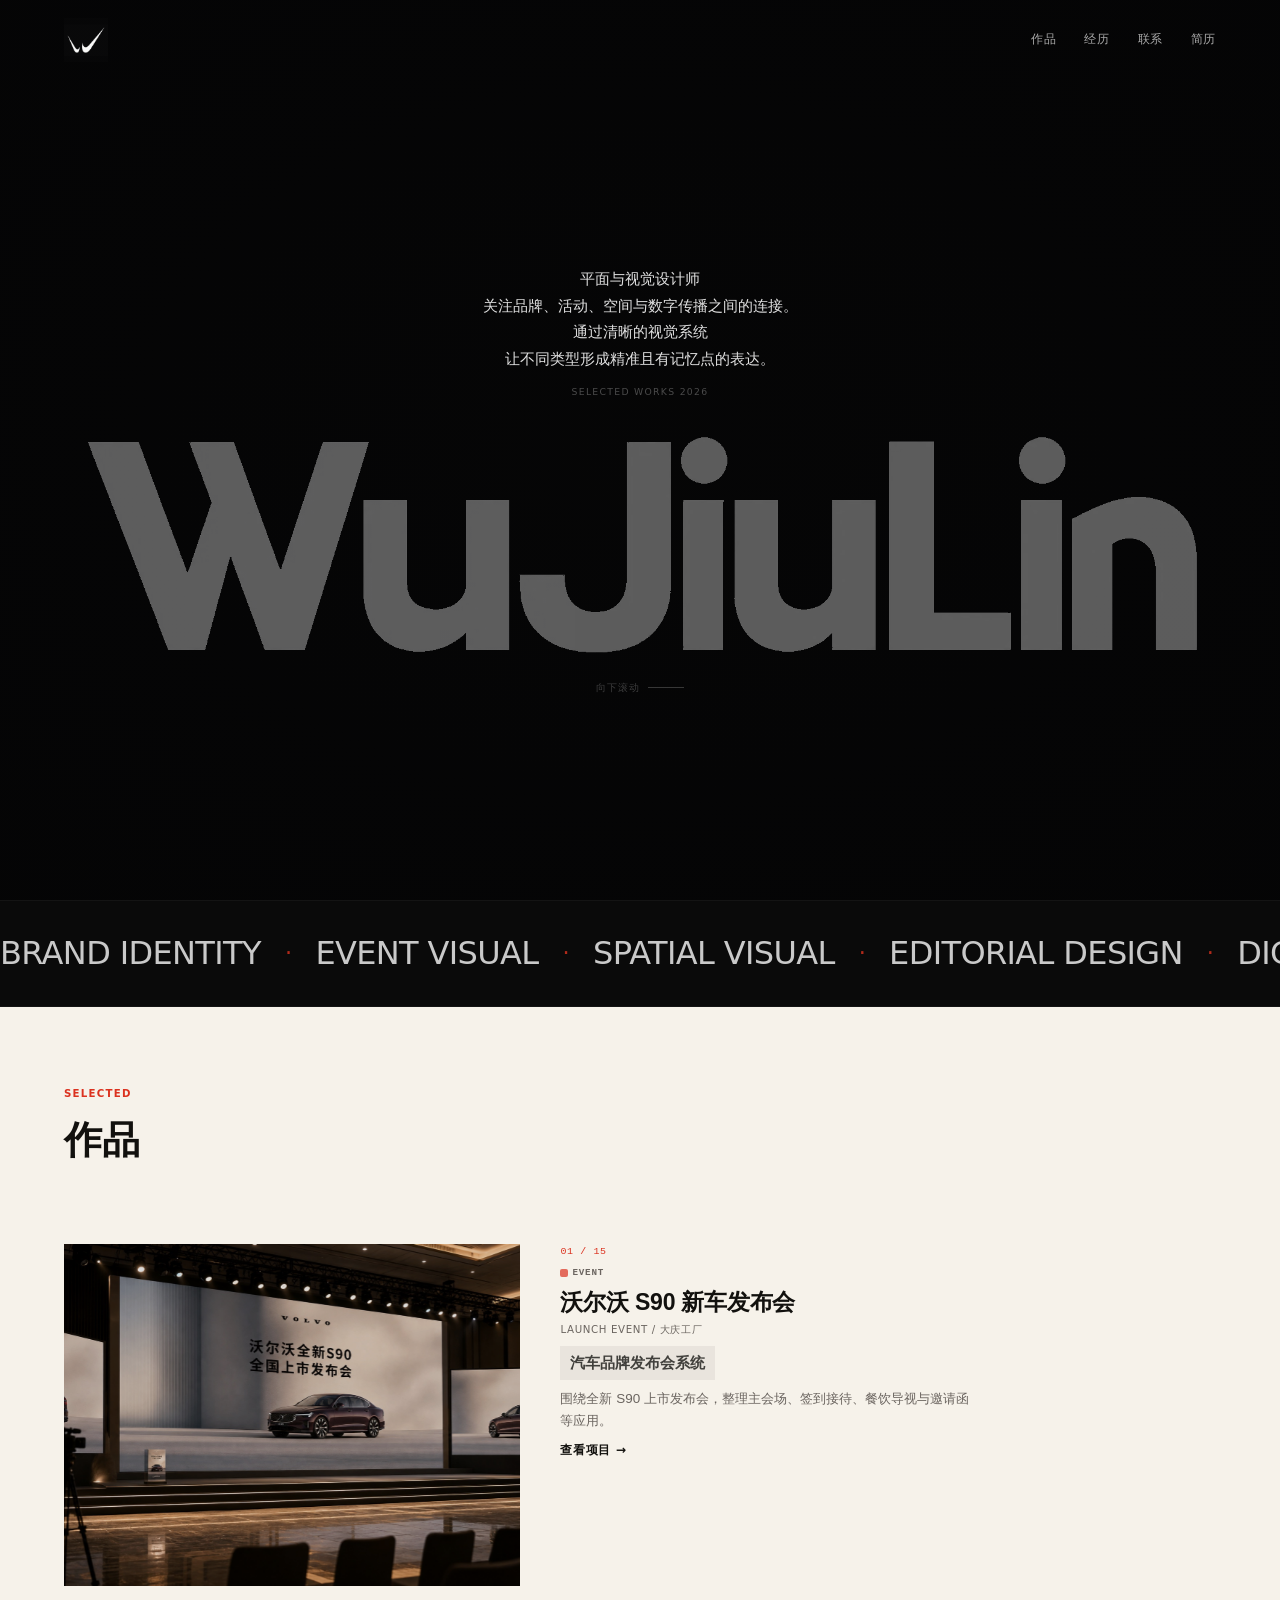
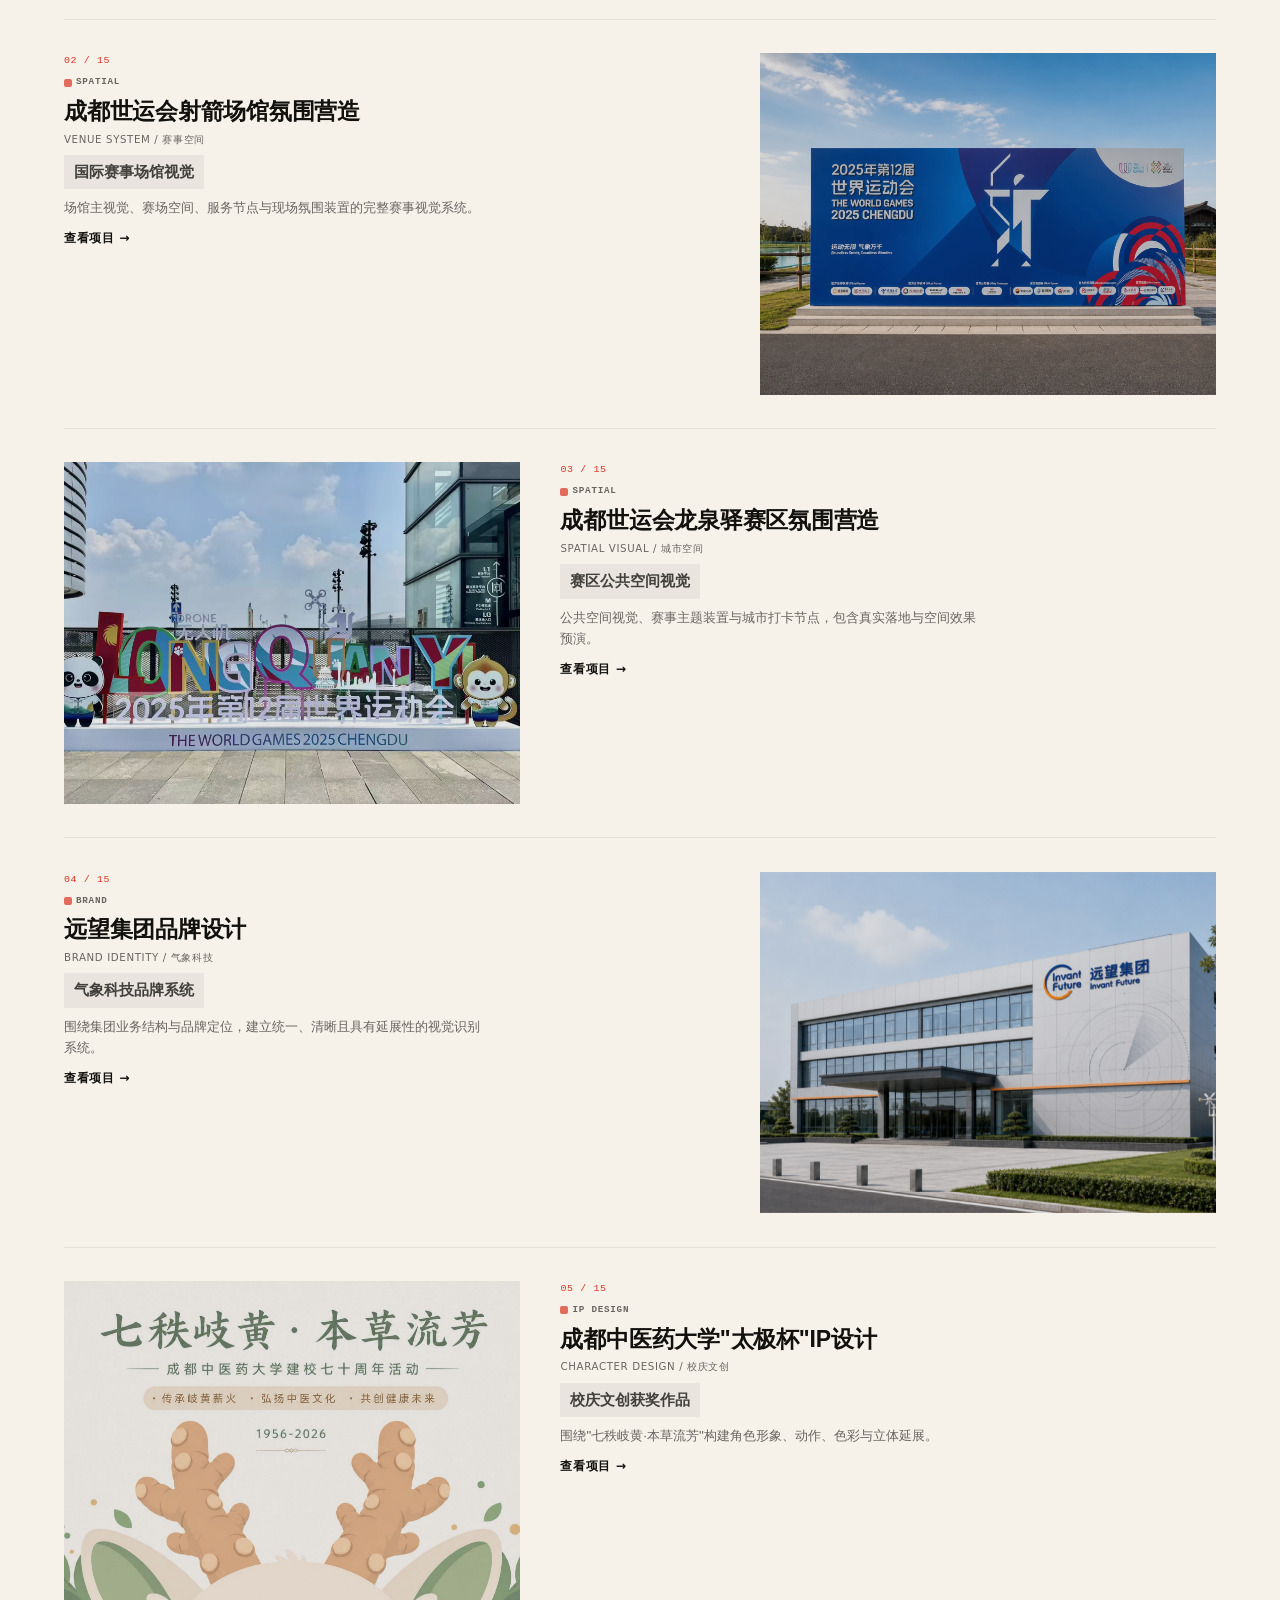
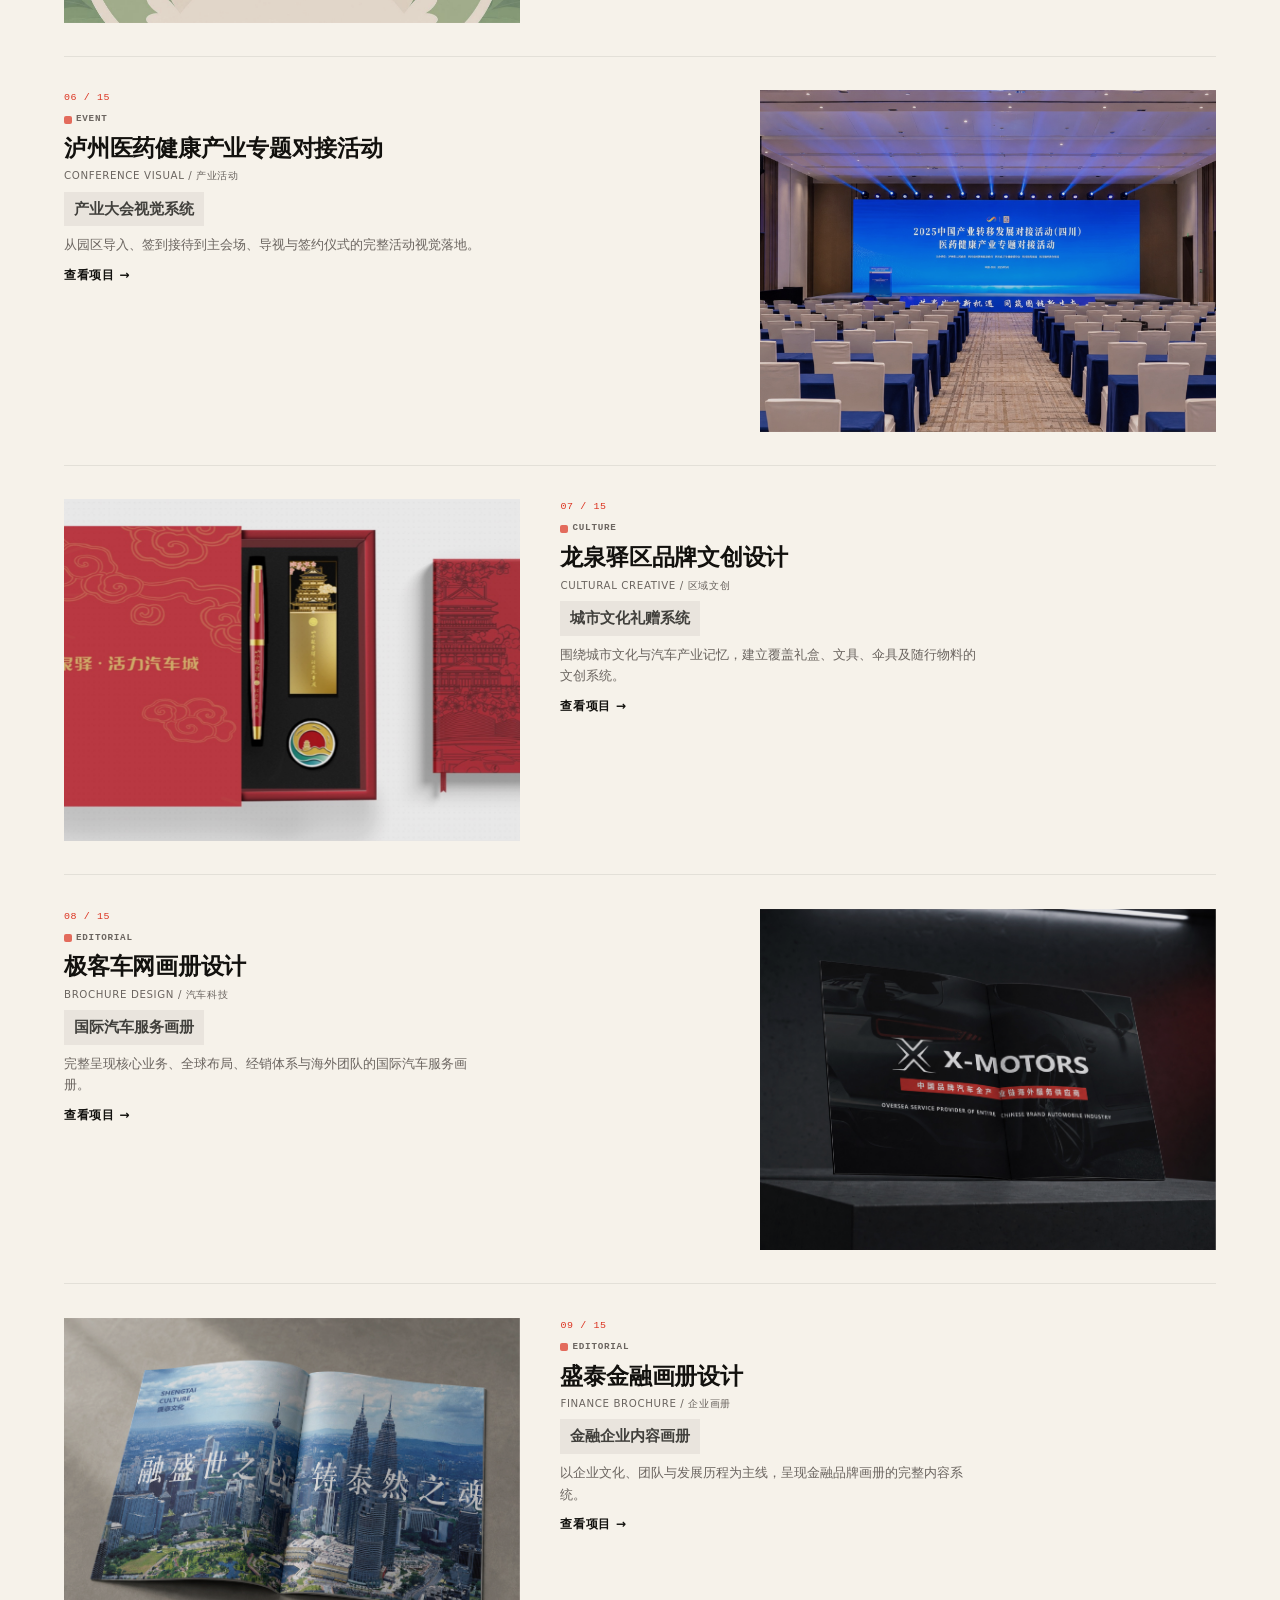
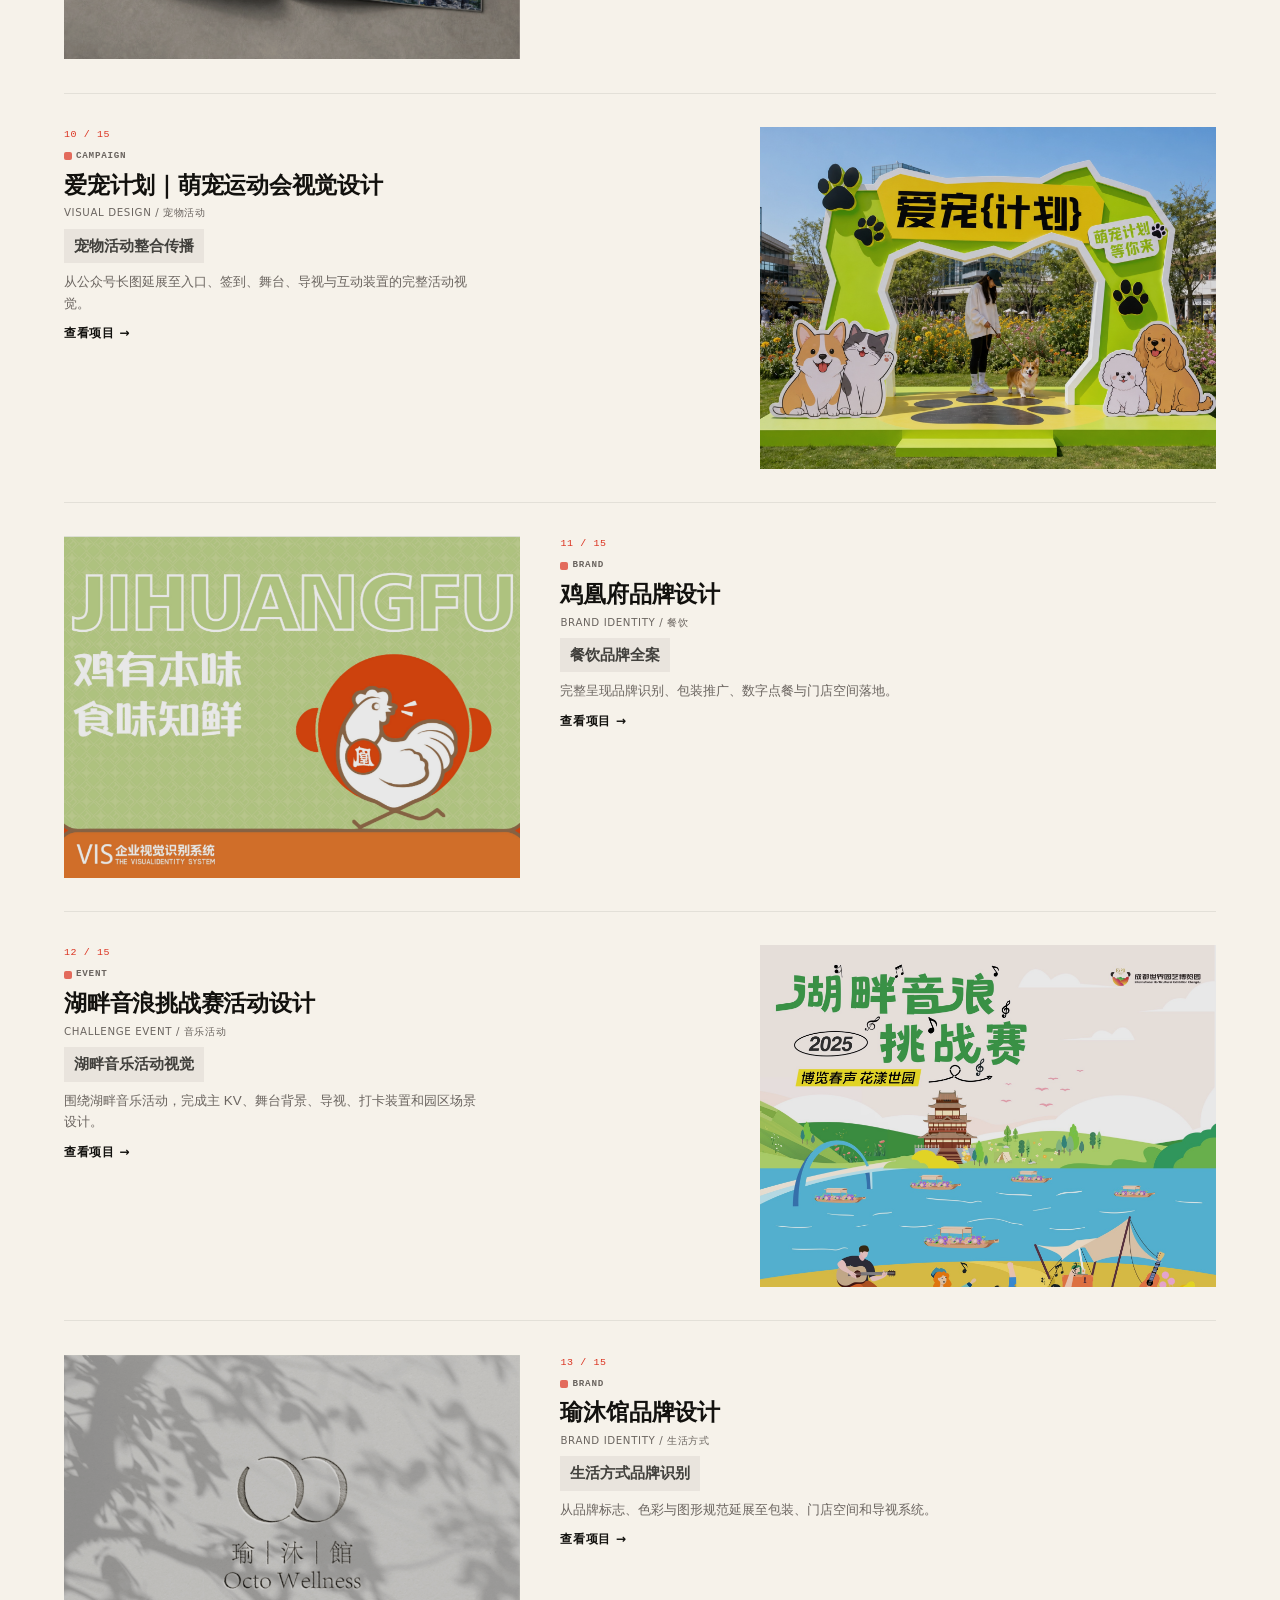
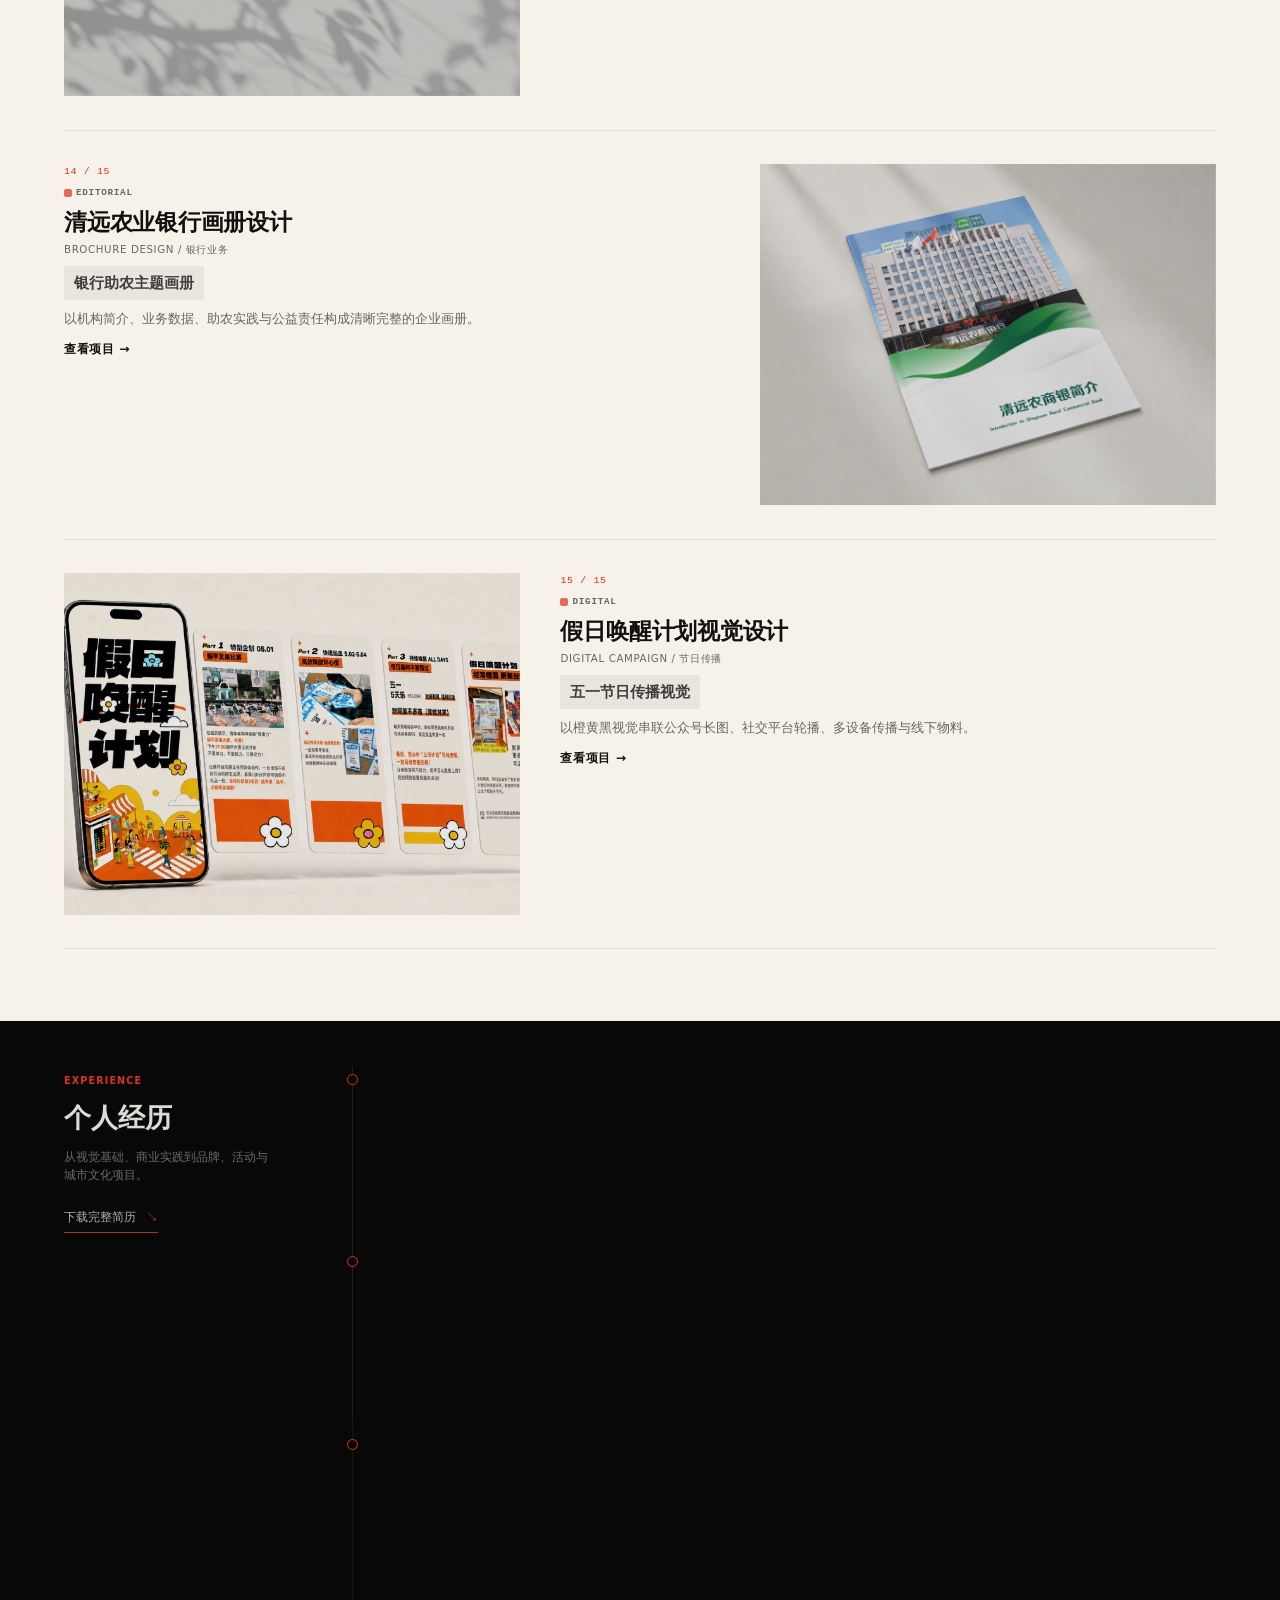
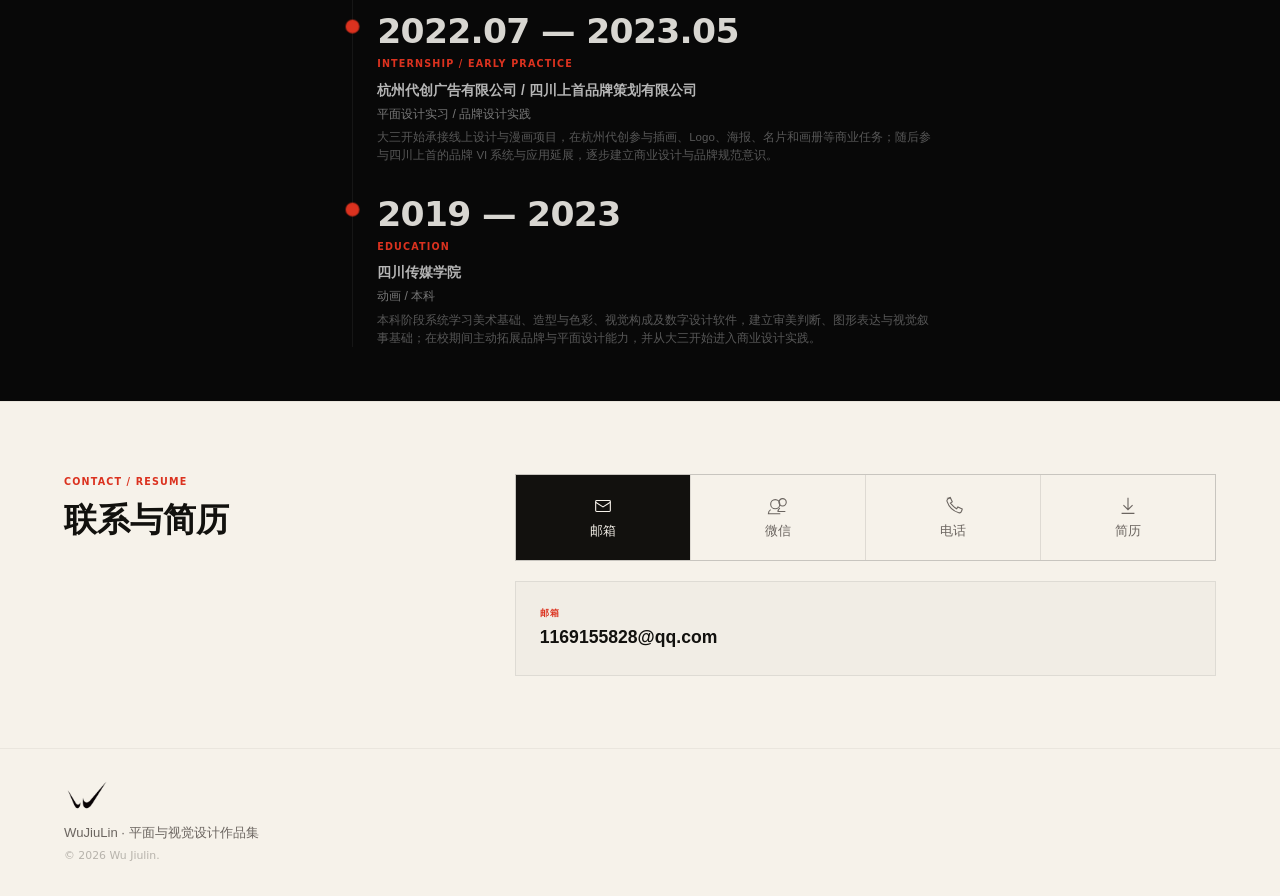
<file: index.html>
<!doctype html>
<html lang="zh-CN">
<head>
<meta charset="utf-8" />
<meta name="viewport" content="width=device-width, initial-scale=1" />
<title>WuJiuLin — 平面与视觉设计作品集</title>
<meta name="description" content="WuJiuLin 平面与视觉设计作品集 · 品牌 / 活动 / 空间 / 数字" />
<link rel="stylesheet" href="styles.css?v=1" />
</head>
<body>

<!-- NAV -->
<header class="nav-bar" id="nav">
  <a class="nav-logo" href="#top" aria-label="回到顶部">WJL</a>
  <nav class="nav-links" aria-label="主导航">
    <a href="#work">作品</a>
    <a href="#experience">经历</a>
    <a href="#contact">联系</a>
    <a href="resume/吴玖林-视觉设计师-简历.pdf" download>简历</a>
  </nav>
</header>

<!-- ====== HERO ====== -->
<section class="hero-section is-loading" id="top">
  <div class="reveal-overlay" aria-hidden="true"></div>
  <div class="hero-bg" aria-hidden="true">
    <video class="hero-video" autoplay muted loop playsinline preload="auto">
      <source src="assets/hero-space-30043.mp4" type="video/mp4" />
    </video>
    <div class="hero-video-mask"></div>
  </div>

  <div class="hero-content">
    <div class="hero-center">
      <p class="hero-intro">
        <span class="intro-line">平面与视觉设计师</span>
        <span class="intro-line">关注品牌、活动、空间与数字传播之间的连接。</span>
        <span class="intro-line">通过清晰的视觉系统</span>
        <span class="intro-line">让不同类型形成精准且有记忆点的表达。</span>
      </p>
      <p class="hero-meta">SELECTED WORKS 2026</p>
    </div>
    <div class="hero-name-wrap">
      <h1 class="hero-name">
        <span class="sr-only">WuJiuLin</span>
        <img
          class="hero-wordmark-image"
          src="assets/wujiulin-wordmark-v1-cropped.webp"
          alt=""
          aria-hidden="true"
        />
      </h1>
    </div>
    <div class="hero-scroll" aria-hidden="true"><span>向下滚动</span><span class="scroll-line"></span></div>
  </div>
</section>

<!-- ====== MARQUEE ====== -->
<section class="marquee-section">
  <div class="marquee-track">
    <span>BRAND IDENTITY</span><span class="marquee-dot">·</span><span>EVENT VISUAL</span><span class="marquee-dot">·</span><span>SPATIAL VISUAL</span><span class="marquee-dot">·</span><span>EDITORIAL DESIGN</span><span class="marquee-dot">·</span><span>DIGITAL CAMPAIGN</span><span class="marquee-dot">·</span><span>CULTURAL CREATIVE</span><span class="marquee-dot">·</span><span>IP DESIGN</span><span class="marquee-dot">·</span><span>BRAND IDENTITY</span><span class="marquee-dot">·</span><span>EVENT VISUAL</span><span class="marquee-dot">·</span><span>SPATIAL VISUAL</span><span class="marquee-dot">·</span><span>EDITORIAL DESIGN</span><span class="marquee-dot">·</span><span>DIGITAL CAMPAIGN</span><span class="marquee-dot">·</span><span>CULTURAL CREATIVE</span><span class="marquee-dot">·</span><span>IP DESIGN</span><span class="marquee-dot">·</span>
  </div>
</section>

<!-- ====== WORKS ====== -->
<main class="work-section" id="work">
  <div class="work-header"><span class="work-section-num">SELECTED</span><h2 class="work-section-title">作品</h2></div>
  <article class="project-row"><a class="project-cover" href="works/detail.html?category=brand&amp;work=01"><img src="assets/yuanwang-group-brand-design/11-headquarters-facade.jpg" alt="远望集团" loading="lazy" /><div class="cover-overlay"></div></a><div class="project-info"><span class="project-num">01 / 16</span><span class="project-tag">BRAND</span><h2 class="project-title">远望集团品牌设计</h2><span class="project-type">Brand Identity / 气象科技</span><span class="project-hl">气象雷达 · 探测装备</span><p class="project-desc">围绕集团业务结构与品牌定位，建立统一、清晰且具有延展性的视觉识别系统。</p><span class="project-link">查看项目 →</span></div></article>
  <article class="project-row project-row-alt"><a class="project-cover" href="works/detail.html?category=brand&amp;work=02"><img src="assets/shengtai-financial-brand/02-culture-city.jpg" alt="盛泰金融" loading="lazy" /><div class="cover-overlay"></div></a><div class="project-info"><span class="project-num">02 / 16</span><span class="project-tag">EDITORIAL</span><h2 class="project-title">盛泰金融画册设计</h2><span class="project-type">Finance Brochure / 企业画册</span><span class="project-hl">金融企业内容画册</span><p class="project-desc">以企业文化、团队与发展历程为主线，呈现金融品牌画册的完整内容系统。</p><span class="project-link">查看项目 →</span></div></article>
  <article class="project-row"><a class="project-cover" href="works/detail.html?category=brand&amp;work=03"><img src="assets/longquanyi-cultural-creative/project-cover.jpg" alt="龙泉驿文创" loading="lazy" /><div class="cover-overlay"></div></a><div class="project-info"><span class="project-num">03 / 16</span><span class="project-tag">CULTURE</span><h2 class="project-title">龙泉驿区品牌文创设计</h2><span class="project-type">Cultural Creative / 区域文创</span><span class="project-hl">城市文化 · 新年礼赠</span><p class="project-desc">围绕城市文化与汽车产业记忆，建立覆盖礼盒、文具、伞具及随行物料的文创系统。</p><span class="project-link">查看项目 →</span></div></article>
  <article class="project-row"><a class="project-cover" href="works/detail.html?category=brand&amp;work=05"><img src="assets/jihuangfu/鸡凰府vi001-01.jpg" alt="鸡凰府品牌视觉识别系统" loading="lazy" /><div class="cover-overlay"></div></a><div class="project-info"><span class="project-num">05 / 16</span><span class="project-tag">BRAND</span><h2 class="project-title">鸡凰府品牌设计</h2><span class="project-type">Brand Identity / 餐饮</span><span class="project-hl">识别 · 包装 · 空间</span><p class="project-desc">完整呈现品牌识别、包装推广、数字点餐与门店空间落地。</p><span class="project-link">查看项目 →</span></div></article>
  <article class="project-row project-row-alt"><a class="project-cover" href="works/detail.html?category=brand&amp;work=06"><img src="assets/yumuguan/main-brand.jpg" alt="瑜沐馆品牌主视觉" loading="lazy" /><div class="cover-overlay"></div></a><div class="project-info"><span class="project-num">06 / 16</span><span class="project-tag">BRAND</span><h2 class="project-title">瑜沐馆品牌设计</h2><span class="project-type">Brand Identity / 生活方式</span><span class="project-hl">标识 · 物料 · 空间</span><p class="project-desc">从品牌标志、色彩与图形规范延展至包装、门店空间和导视系统。</p><span class="project-link">查看项目 →</span></div></article>
  <article class="project-row"><a class="project-cover" href="works/detail.html?category=display&amp;work=01"><img src="assets/world-games-archery/entrance-theme-wall.jpg" alt="成都世运会射箭场馆入口主题墙" loading="lazy" /><div class="cover-overlay"></div></a><div class="project-info"><span class="project-num">07 / 16</span><span class="project-tag">SPATIAL</span><h2 class="project-title">成都世运会射箭场馆氛围营造</h2><span class="project-type">Venue System / 赛事空间</span><span class="project-hl">场馆 · 服务 · 装置</span><p class="project-desc">场馆主视觉、赛场空间、服务节点与现场氛围装置的完整赛事视觉系统。</p><span class="project-link">查看项目 →</span></div></article>
  <article class="project-row project-row-alt"><a class="project-cover" href="works/detail.html?category=display&amp;work=02"><img src="assets/world-games-longquanyi/landmark-longquanyi.jpg" alt="成都世运会龙泉驿城市主题装置" loading="lazy" /><div class="cover-overlay"></div></a><div class="project-info"><span class="project-num">08 / 16</span><span class="project-tag">SPATIAL</span><h2 class="project-title">成都世运会龙泉驿赛区氛围营造</h2><span class="project-type">Spatial Visual / 城市空间</span><span class="project-hl">公共空间 · 打卡节点</span><p class="project-desc">公共空间视觉、赛事主题装置与城市打卡节点，包含真实落地与空间效果预演。</p><span class="project-link">查看项目 →</span></div></article>
  <article class="project-row"><a class="project-cover" href="works/detail.html?category=display&amp;work=03"><img src="assets/luzhou-health-conference/05-main-stage.jpg" alt="泸州医药健康产业专题对接活动主舞台" loading="lazy" /><div class="cover-overlay"></div></a><div class="project-info"><span class="project-num">09 / 16</span><span class="project-tag">EVENT</span><h2 class="project-title">泸州医药健康产业专题对接活动</h2><span class="project-type">Conference Visual / 产业活动</span><span class="project-hl">会场 · 导视 · 签约</span><p class="project-desc">从园区导入、签到接待到主会场、导视与签约仪式的完整活动视觉落地。</p><span class="project-link">查看项目 →</span></div></article>
  <article class="project-row project-row-alt"><a class="project-cover" href="works/detail.html?category=display&amp;work=04"><img src="assets/pet-sports-wechat/extensions/06-photo-installation.jpg" alt="爱宠计划萌宠运动会互动打卡装置" loading="lazy" /><div class="cover-overlay"></div></a><div class="project-info"><span class="project-num">10 / 16</span><span class="project-tag">CAMPAIGN</span><h2 class="project-title">爱宠计划｜萌宠运动会视觉设计</h2><span class="project-type">Visual Design / 宠物活动</span><span class="project-hl">线上传播 · 线下体验</span><p class="project-desc">从公众号长图延展至入口、签到、舞台、导视与互动装置的完整活动视觉。</p><span class="project-link">查看项目 →</span></div></article>
  <article class="project-row"><a class="project-cover" href="works/detail.html?category=display&amp;work=05"><img src="assets/holiday-awakening/02-social-carousel-real-designs.jpg" alt="假日唤醒计划轮播设计" loading="lazy" /><div class="cover-overlay"></div></a><div class="project-info"><span class="project-num">11 / 16</span><span class="project-tag">DIGITAL</span><h2 class="project-title">假日唤醒计划视觉设计</h2><span class="project-type">Digital Campaign / 节日传播</span><span class="project-hl">社交轮播 · 活动物料</span><p class="project-desc">以橙黄黑视觉串联公众号长图、社交平台轮播、多设备传播与线下物料。</p><span class="project-link">查看项目 →</span></div></article>
  <article class="project-row project-row-alt"><a class="project-cover" href="works/detail.html?category=event&amp;work=01"><img src="assets/volvo-s90-launch/stage-led-real-event.jpg" alt="沃尔沃全新 S90 发布会主会场" loading="lazy" /><div class="cover-overlay"></div></a><div class="project-info"><span class="project-num">12 / 16</span><span class="project-tag">EVENT</span><h2 class="project-title">沃尔沃 S90 新车发布会</h2><span class="project-type">Launch Event / 大庆工厂</span><span class="project-hl">发布会 · 邀请函 · 导视</span><p class="project-desc">围绕全新 S90 上市发布会，整理主会场、签到接待、餐饮导视与邀请函等应用。</p><span class="project-link">查看项目 →</span></div></article>
  <article class="project-row"><a class="project-cover project-cover-lake" href="works/detail.html?category=event&amp;work=02"><img src="assets/lakeside-soundwave/main-kv.jpg" alt="湖畔音浪挑战赛主视觉" loading="lazy" /><div class="cover-overlay"></div></a><div class="project-info"><span class="project-num">13 / 16</span><span class="project-tag">EVENT</span><h2 class="project-title">湖畔音浪挑战赛活动设计</h2><span class="project-type">Challenge Event / 音乐活动</span><span class="project-hl">湖畔音乐活动视觉</span><p class="project-desc">围绕湖畔音乐活动，完成主 KV、舞台背景、导视、打卡装置和园区场景设计。</p><span class="project-link">查看项目 →</span></div></article>
  <article class="project-row project-row-alt"><a class="project-cover" href="works/detail.html?category=event&amp;work=03"><img src="assets/taiji-cup-ip/page-01.jpg" alt="太极杯 IP 形象设计封面" loading="lazy" /><div class="cover-overlay"></div></a><div class="project-info"><span class="project-num">14 / 16</span><span class="project-tag">IP DESIGN</span><h2 class="project-title">成都中医药大学"太极杯"IP设计</h2><span class="project-type">Character Design / 校庆文创</span><span class="project-hl">优秀创意奖</span><p class="project-desc">围绕"七秩岐黄·本草流芳"构建角色形象、动作、色彩与立体延展。</p><span class="project-link">查看项目 →</span></div></article>
  <article class="project-row"><a class="project-cover" href="works/detail.html?category=product&amp;work=01"><img src="assets/qingyuan-bank-brochure/01-cover-hero.jpg" alt="清远农业银行画册封面" loading="lazy" /><div class="cover-overlay"></div></a><div class="project-info"><span class="project-num">15 / 16</span><span class="project-tag">EDITORIAL</span><h2 class="project-title">清远农业银行画册设计</h2><span class="project-type">Brochure Design / 银行业务</span><span class="project-hl">机构 · 业务 · 助农</span><p class="project-desc">以机构简介、业务数据、助农实践与公益责任构成清晰完整的企业画册。</p><span class="project-link">查看项目 →</span></div></article>
  <article class="project-row project-row-alt"><a class="project-cover" href="works/detail.html?category=product&amp;work=02"><img src="assets/jizhicar-brochure/07-x-motors.jpg" alt="极客车网国际汽车服务画册" loading="lazy" /><div class="cover-overlay"></div></a><div class="project-info"><span class="project-num">16 / 16</span><span class="project-tag">EDITORIAL</span><h2 class="project-title">极客车网画册设计</h2><span class="project-type">Brochure Design / 汽车科技</span><span class="project-hl">品牌红 · 双语信息</span><p class="project-desc">完整呈现核心业务、全球布局、经销体系与海外团队的国际汽车服务画册。</p><span class="project-link">查看项目 →</span></div></article>
</main>

<!-- ====== EXPERIENCE ====== -->
<section class="exp-section" id="experience">
  <div class="exp-grid">
    <div class="exp-sidebar">
      <span class="exp-label">EXPERIENCE</span><h2 class="exp-title">个人经历</h2>
      <p class="exp-sub">从视觉基础、商业实践到品牌、活动与城市文化项目。</p>
      <a class="exp-resume-link" href="resume/吴玖林-视觉设计师-简历.pdf" download>下载完整简历 <span aria-hidden="true">↘</span></a>
    </div>
    <div class="exp-timeline">
      <div class="exp-progress" aria-hidden="true"></div>
      <div class="exp-node">
        <div class="exp-dot"></div>
        <div class="exp-body">
          <div class="exp-year">2025.03 — PRESENT</div>
          <div class="exp-cat">WORK</div>
          <h3 class="exp-role">成都又好又美文化有限公司</h3>
          <p class="exp-desc">平面 / 视觉设计师</p>
          <p class="exp-detail">负责品牌、活动及城市文化项目的视觉设计与落地，参与四川医药健康产业专题对接活动、成都世运会相关场馆与赛区视觉、远望集团品牌系统、龙泉驿城市文创及成都中医药大学"太极杯"IP设计。</p>
        </div>
      </div>
      <div class="exp-node">
        <div class="exp-dot"></div>
        <div class="exp-body">
          <div class="exp-year">2024.05 — 2024.10</div>
          <div class="exp-cat">WORK</div>
          <h3 class="exp-role">成都好礼汇商贸有限公司 / 诚道吉科技有限公司</h3>
          <p class="exp-desc">平面设计师 / 平面设计师（文化部）</p>
          <p class="exp-detail">围绕企业品牌传播与商业营销场景，完成画册、宣传册、公众号长图、节日营销与电商视觉，并参与企业 VI 应用、H5 页面、校园文化墙及产品包装设计。</p>
        </div>
      </div>
      <div class="exp-node">
        <div class="exp-dot"></div>
        <div class="exp-body">
          <div class="exp-year">2023.06 — 2023.12</div>
          <div class="exp-cat">WORK</div>
          <h3 class="exp-role">重庆天籁艺术文化培训学校有限公司</h3>
          <p class="exp-desc">企划设计</p>
          <p class="exp-detail">负责招生传播与校园环境视觉，完成海报、折页、门头、名片及文化墙等设计；针对不同活动快速建立系列物料，兼顾品牌统一、阅读效率与制作落地。</p>
        </div>
      </div>
      <div class="exp-node">
        <div class="exp-dot"></div>
        <div class="exp-body">
          <div class="exp-year">2022.07 — 2023.05</div>
          <div class="exp-cat">INTERNSHIP / EARLY PRACTICE</div>
          <h3 class="exp-role">杭州代创广告有限公司 / 四川上首品牌策划有限公司</h3>
          <p class="exp-desc">平面设计实习 / 品牌设计实践</p>
          <p class="exp-detail">大三开始承接线上设计与漫画项目，在杭州代创参与插画、Logo、海报、名片和画册等商业任务；随后参与四川上首的品牌 VI 系统与应用延展，逐步建立商业设计与品牌规范意识。</p>
        </div>
      </div>
      <div class="exp-node">
        <div class="exp-dot"></div>
        <div class="exp-body">
          <div class="exp-year">2019 — 2023</div>
          <div class="exp-cat">EDUCATION</div>
          <h3 class="exp-role">四川传媒学院</h3>
          <p class="exp-desc">动画 / 本科</p>
          <p class="exp-detail">本科阶段系统学习美术基础、造型与色彩、视觉构成及数字设计软件，建立审美判断、图形表达与视觉叙事基础；在校期间主动拓展品牌与平面设计能力，并从大三开始进入商业设计实践。</p>
        </div>
      </div>
    </div>
  </div>
</section>

<!-- ====== CONTACT CONSOLE ====== -->
<section class="contact-section" id="contact">
  <div class="contact-shell">
    <div class="contact-heading">
      <span class="contact-eyebrow">Contact / Resume</span>
      <h2 class="contact-title">联系与简历</h2>
    </div>
    <div class="contact-console">
      <div class="contact-icons" aria-label="联系方式">
        <button class="contact-icon is-active" type="button" data-contact="email" aria-label="邮箱">
          <svg viewBox="0 0 24 24"><rect x="4" y="6" width="16" height="12" rx="1"/><path d="m4 8 8 5 8-5"/></svg>
          <span>邮箱</span>
        </button>
        <button class="contact-icon" type="button" data-contact="wechat" aria-label="微信">
          <svg viewBox="0 0 24 24"><circle cx="9" cy="10" r="5"/><path d="M4 16c-1.5 1-2.5 2.5-2.5 4.5h13"/><circle cx="17" cy="8" r="4"/><path d="M14 14c-1 1-2 2.5-2 4h8"/></svg>
          <span>微信</span>
        </button>
        <button class="contact-icon" type="button" data-contact="phone" aria-label="电话">
          <svg viewBox="0 0 24 24"><path d="M6.5 3.5 9 2.7l2.2 4.8-2 1.3C12 12 14 14 16 15l1.3-2 4.8 2.2-.8 2.5c-.5 1.3-1.8 2-3 1.7C12 17.5 7.5 13 5.5 7c-.5-1.3.5-2.7 1.9-3.1z"/></svg>
          <span>电话</span>
        </button>
        <button class="contact-icon" type="button" data-contact="resume" aria-label="简历">
          <svg viewBox="0 0 24 24"><path d="M12 3v12m-5-4 5 5 5-5M5 20h14"/></svg>
          <span>简历</span>
        </button>
      </div>
      <div class="contact-output" aria-live="polite">
        <span id="contact-label">邮箱</span>
        <a id="contact-value" href="mailto:1169155828@qq.com">1169155828@qq.com</a>
      </div>
    </div>
  </div>
</section>

<footer class="site-footer">
  <div class="footer-inner"><strong>WJL</strong><p>WuJiuLin · 平面与视觉设计作品集</p><span class="footer-line">© 2026 Wu Jiulin.</span></div>
</footer>

<script src="script.js?v=1"></script>
</body>
</html>
</file>
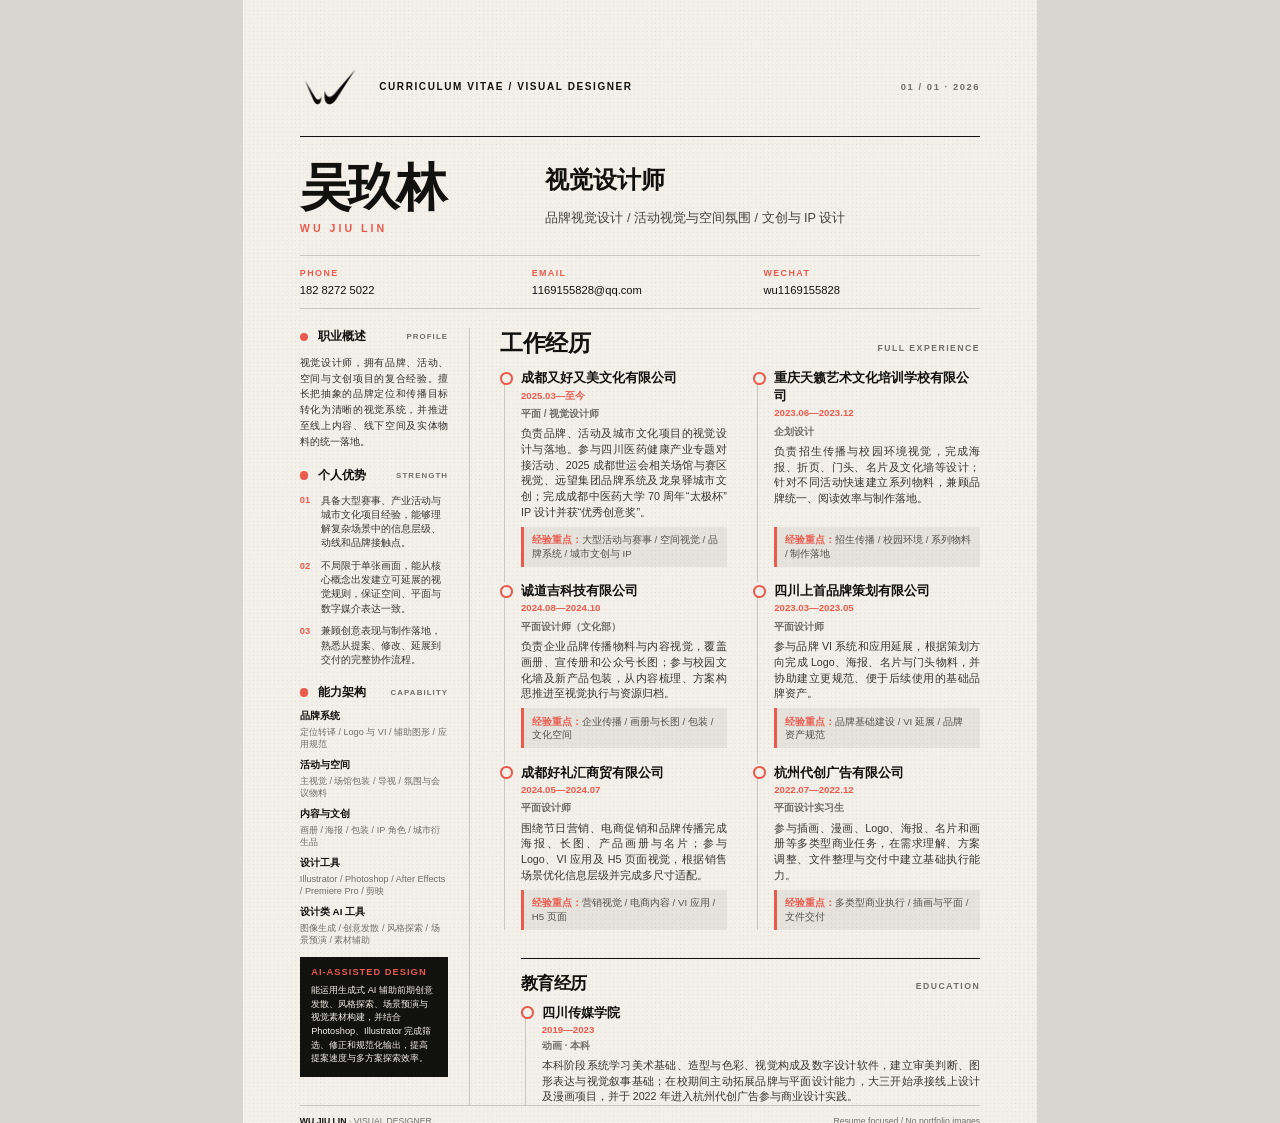
<file: resume/wu-jiulin-resume-pdf.html>
<!doctype html>
<html lang="zh-CN">
<head>
  <meta charset="utf-8">
  <title>吴玖林｜视觉设计师简历</title>
  <style>
    @page { size: A4; margin: 0; }
    * { box-sizing: border-box; }
    :root {
      --paper: #f3f0e9;
      --ink: #11110f;
      --muted: #706e68;
      --line: #cbc6bc;
      --accent: #e95b4f;
    }
    html, body { margin: 0; background: #d9d6cf; }
    body {
      font-family: "PingFang SC", "Hiragino Sans GB", "Noto Sans CJK SC",
        "Microsoft YaHei", Arial, sans-serif;
      color: var(--ink);
      -webkit-print-color-adjust: exact;
      print-color-adjust: exact;
    }
    .page {
      width: 210mm;
      height: 297mm;
      margin: 0 auto;
      position: relative;
      overflow: hidden;
      background-color: var(--paper);
      background-image: radial-gradient(rgba(17,17,15,.11) .45px, transparent .55px);
      background-size: 4.2px 4.2px;
      page-break-after: always;
    }
    .page:last-child { page-break-after: auto; }
    .sheet {
      position: absolute;
      inset: 0;
      padding: 15mm 15mm 12mm;
      display: flex;
      flex-direction: column;
    }
    .topline {
      display: grid;
      grid-template-columns: 16mm 1fr auto;
      gap: 5mm;
      align-items: center;
      padding-bottom: 5mm;
      border-bottom: .35mm solid var(--ink);
    }
    .mark {
      width: 16mm; height: 16mm;
      display: grid; place-items: center;
      overflow: hidden;
      background: transparent url("../assets/personal-logo/logo-black-transparent.webp") center / contain no-repeat;
      color: transparent;
      font-size: 0;
    }
    .eyebrow, .page-no, .micro, .company-en {
      font-family: Arial, sans-serif;
      text-transform: uppercase;
      letter-spacing: 1.6px;
      font-weight: 700;
    }
    .eyebrow { font-size: 7.5pt; }
    .page-no { font-size: 7pt; color: var(--muted); }
    .hero {
      display: grid;
      grid-template-columns: 55mm 1fr;
      gap: 10mm;
      padding: 10mm 0 8mm;
      border-bottom: .25mm solid var(--line);
    }
    .name {
      margin: 0;
      font-size: 42pt;
      line-height: .94;
      letter-spacing: -3px;
      font-weight: 800;
    }
    .roman {
      margin-top: 3.2mm;
      color: var(--accent);
      font: 800 8pt/1 Arial, sans-serif;
      letter-spacing: 3px;
    }
    .role {
      margin: .6mm 0 3.6mm;
      font-size: 18pt;
      line-height: 1.2;
      font-weight: 700;
    }
    .direction {
      max-width: 92mm;
      font-size: 9.5pt;
      line-height: 1.7;
      color: #44423e;
    }
    .contact-strip {
      display: grid;
      grid-template-columns: repeat(3, 1fr);
      gap: 4mm;
      padding: 4.5mm 0 4mm;
      border-bottom: .25mm solid var(--line);
    }
    .contact-item .label {
      color: var(--accent);
      font: 800 6.7pt/1 Arial, sans-serif;
      letter-spacing: 1.4px;
      margin-bottom: 1.6mm;
    }
    .contact-item .value {
      font-size: 8.4pt;
      white-space: nowrap;
    }
    .layout {
      display: grid;
      grid-template-columns: 47mm 1fr;
      gap: 10mm;
      flex: 1;
      padding-top: 7mm;
    }
    .sidebar {
      border-right: .25mm solid var(--line);
      padding-right: 7mm;
    }
    .section { margin-bottom: 7mm; }
    .section-title {
      display: flex;
      align-items: center;
      gap: 2.6mm;
      margin: 0 0 3.4mm;
      font-size: 10pt;
      font-weight: 800;
    }
    .section-title::before {
      content: "";
      width: 2.2mm; height: 2.2mm;
      border-radius: 50%;
      background: var(--accent);
      flex: 0 0 auto;
    }
    .section-title .en {
      margin-left: auto;
      color: var(--muted);
      font: 700 5.9pt/1 Arial, sans-serif;
      letter-spacing: 1.1px;
    }
    .profile {
      margin: 0;
      font-size: 8.2pt;
      line-height: 1.72;
      color: #34332f;
      text-align: justify;
    }
    .strengths {
      list-style: none;
      padding: 0; margin: 0;
    }
    .strengths li {
      position: relative;
      margin: 0 0 3.2mm;
      padding-left: 5.6mm;
      font-size: 7.7pt;
      line-height: 1.62;
      color: #393833;
    }
    .strengths .n {
      position: absolute; left: 0; top: .2mm;
      color: var(--accent);
      font: 800 7pt/1.4 Arial, sans-serif;
    }
    .skill { margin-bottom: 3.1mm; }
    .skill b {
      display: block;
      font-size: 7.6pt;
      margin-bottom: 1mm;
    }
    .skill span {
      display: block;
      color: var(--muted);
      font-size: 7pt;
      line-height: 1.5;
    }
    .work-head {
      display: flex;
      align-items: baseline;
      justify-content: space-between;
      margin-bottom: 4mm;
    }
    .work-head h2 {
      margin: 0;
      font-size: 17pt;
      letter-spacing: -.5px;
    }
    .work-head .en {
      color: var(--muted);
      font: 700 6.5pt/1 Arial, sans-serif;
      letter-spacing: 1.5px;
    }
    .job {
      position: relative;
      padding-left: 7mm;
      margin-bottom: 6.3mm;
    }
    .job::before {
      content: "";
      position: absolute;
      left: 1.2mm; top: 1mm; bottom: -6.3mm;
      width: .25mm; background: var(--line);
    }
    .job:last-child::before { bottom: 0; }
    .job::after {
      content: "";
      position: absolute; left: 0; top: 1.1mm;
      width: 2.7mm; height: 2.7mm;
      border: .55mm solid var(--accent);
      border-radius: 50%;
      background: var(--paper);
    }
    .job-title {
      display: grid;
      grid-template-columns: 1fr auto;
      gap: 5mm;
      align-items: baseline;
      margin-bottom: 1.2mm;
    }
    .job-title h3 {
      margin: 0;
      font-size: 10.3pt;
      line-height: 1.35;
    }
    .date {
      color: var(--accent);
      font: 800 7pt/1 Arial, sans-serif;
      white-space: nowrap;
    }
    .position {
      margin: 0 0 2.5mm;
      color: var(--muted);
      font-size: 7.3pt;
      font-weight: 600;
    }
    .bullets {
      margin: 0;
      padding-left: 4mm;
    }
    .bullets li {
      margin: 0 0 1.7mm;
      font-size: 7.55pt;
      line-height: 1.52;
      color: #33322f;
      text-align: justify;
    }
    .highlight {
      padding: 3.4mm 4mm;
      margin-top: 3mm;
      background: rgba(17,17,15,.055);
      border-left: 1.1mm solid var(--accent);
      font-size: 7.4pt;
      line-height: 1.55;
      color: #34332f;
    }
    .footer {
      display: flex;
      justify-content: space-between;
      align-items: center;
      padding-top: 3.5mm;
      border-top: .25mm solid var(--line);
      color: var(--muted);
      font-size: 6.5pt;
    }
    .footer b { color: var(--ink); }

    /* Page 2 */
    .page-two .sheet { padding-bottom: 11mm; }
    .page-two .heading {
      display: grid;
      grid-template-columns: 1fr auto;
      align-items: end;
      padding: 8mm 0 5mm;
      border-bottom: .25mm solid var(--line);
    }
    .page-two .heading h1 {
      margin: 0;
      font-size: 25pt;
      line-height: 1;
      letter-spacing: -1.2px;
    }
    .page-two .heading .sub {
      color: var(--muted);
      font: 700 6.5pt/1 Arial, sans-serif;
      letter-spacing: 1.6px;
    }
    .experience-grid {
      display: grid;
      grid-template-columns: 1fr 1fr;
      gap: 0 11mm;
      padding-top: 7mm;
    }
    .capability-band {
      margin-top: 1mm;
      padding-top: 5mm;
      border-top: .35mm solid var(--ink);
    }
    .capability-band .band-head {
      display: flex;
      justify-content: space-between;
      align-items: baseline;
      margin-bottom: 3.5mm;
    }
    .capability-band .band-head h2 {
      margin: 0;
      font-size: 14pt;
    }
    .capability-band .band-head span {
      color: var(--muted);
      font: 700 6.2pt/1 Arial, sans-serif;
      letter-spacing: 1.4px;
    }
    .capability-cards {
      display: grid;
      grid-template-columns: repeat(4, 1fr);
      gap: 3mm;
    }
    .capability-card {
      min-height: 34mm;
      padding: 3.2mm;
      border: .25mm solid var(--line);
      background: rgba(243,240,233,.68);
    }
    .capability-card .num {
      display: block;
      margin-bottom: 3.5mm;
      color: var(--accent);
      font: 800 7pt/1 Arial, sans-serif;
    }
    .capability-card h3 {
      margin: 0 0 2mm;
      font-size: 8.4pt;
    }
    .capability-card p {
      margin: 0;
      color: var(--muted);
      font-size: 6.8pt;
      line-height: 1.52;
    }
    .process {
      display: grid;
      grid-template-columns: repeat(4, 1fr);
      margin-top: 4mm;
      padding: 3.4mm 0;
      background: var(--ink);
      color: var(--paper);
    }
    .process div {
      padding: 0 3mm;
      border-right: .25mm solid rgba(243,240,233,.3);
    }
    .process div:last-child { border-right: 0; }
    .process b {
      display: block;
      margin-bottom: 1.3mm;
      color: var(--accent);
      font: 800 6.4pt/1 Arial, sans-serif;
      letter-spacing: 1px;
    }
    .process span {
      font-size: 7.2pt;
      font-weight: 600;
    }
    .compact-job {
      break-inside: avoid;
      border-top: .35mm solid var(--ink);
      padding-top: 3.2mm;
      margin-bottom: 6mm;
    }
    .compact-job .date { display: block; margin-bottom: 1.8mm; }
    .compact-job h3 {
      margin: 0 0 1mm;
      font-size: 9.6pt;
      line-height: 1.35;
    }
    .compact-job .position { margin-bottom: 2.2mm; }
    .compact-job .bullets li {
      font-size: 7.3pt;
      line-height: 1.52;
      margin-bottom: 1.5mm;
    }
    .bottom-grid {
      display: grid;
      grid-template-columns: 1fr 1fr;
      gap: 11mm;
      padding-top: 4mm;
      margin-top: auto;
      border-top: .35mm solid var(--ink);
    }
    .education-card h3 {
      margin: 0 0 1.2mm;
      font-size: 10.5pt;
    }
    .education-card .meta {
      color: var(--accent);
      font: 800 7pt/1 Arial, sans-serif;
      margin-bottom: 2.4mm;
    }
    .education-card p {
      margin: 0;
      font-size: 7.3pt;
      line-height: 1.55;
      color: #3d3c37;
    }
    .tools {
      display: grid;
      grid-template-columns: repeat(3, 1fr);
      gap: 2.5mm;
    }
    .tool {
      padding: 3mm 2.6mm;
      border: .25mm solid var(--line);
    }
    .tool b {
      display: block;
      font: 800 10pt/1 Arial, sans-serif;
      margin-bottom: 1.4mm;
    }
    .tool span {
      color: var(--muted);
      font-size: 6.6pt;
    }

    /* One-page resume edition */
    .page-two { display: none; }
    .hero { padding: 7mm 0 5.5mm; }
    .name { font-size: 38pt; }
    .contact-strip { padding: 3.6mm 0 3.2mm; }
    .layout {
      grid-template-columns: 45mm 1fr;
      gap: 8mm;
      padding-top: 5mm;
    }
    .sidebar { padding-right: 5.5mm; }
    .section { margin-bottom: 4.5mm; }
    .section-title { margin-bottom: 2.5mm; font-size: 9pt; }
    .profile { font-size: 7.65pt; line-height: 1.56; }
    .strengths li {
      margin-bottom: 2.3mm;
      font-size: 7.2pt;
      line-height: 1.48;
    }
    .skill { margin-bottom: 2.15mm; }
    .skill b { font-size: 7.35pt; margin-bottom: .6mm; }
    .skill span { font-size: 6.85pt; line-height: 1.4; }
    .ai-box {
      margin-top: 2.5mm;
      padding: 3mm;
      color: var(--paper);
      background: var(--ink);
    }
    .ai-box b {
      display: block;
      margin-bottom: 1.8mm;
      color: var(--accent);
      font: 800 7pt/1 Arial, sans-serif;
      letter-spacing: 1px;
    }
    .ai-box p {
      margin: 0;
      font-size: 6.9pt;
      line-height: 1.48;
    }
    .work-head { margin-bottom: 2.7mm; }
    .work-head h2 { font-size: 17pt; }
    .work-list {
      display: grid;
      grid-template-columns: 1fr 1fr;
      gap: 0 7mm;
    }
    .work-column { display: contents; }
    .work-column:first-child .job:nth-child(1) { grid-column: 1; grid-row: 1; }
    .work-column:first-child .job:nth-child(2) { grid-column: 1; grid-row: 2; }
    .work-column:first-child .job:nth-child(3) { grid-column: 1; grid-row: 3; }
    .work-column:last-child .job:nth-child(1) { grid-column: 2; grid-row: 1; }
    .work-column:last-child .job:nth-child(2) { grid-column: 2; grid-row: 2; }
    .work-column:last-child .job:nth-child(3) { grid-column: 2; grid-row: 3; }
    .work-list .job {
      display: flex;
      flex-direction: column;
    }
    .work-list .job-summary {
      margin-bottom: 1.7mm;
    }
    .work-list .job-focus {
      margin-top: auto;
    }
    .job {
      padding-left: 5.5mm;
      margin-bottom: 4.1mm;
    }
    .job::before { left: 1mm; bottom: -4.1mm; }
    .job::after {
      width: 2.3mm; height: 2.3mm;
      top: .7mm;
    }
    .job-title {
      display: block;
      margin-bottom: .7mm;
    }
    .job-title h3 {
      font-size: 9.7pt;
      line-height: 1.35;
      margin-bottom: 1mm;
    }
    .date {
      display: block;
      font-size: 7.25pt;
      margin-bottom: 1.1mm;
    }
    .position {
      font-size: 7.55pt;
      margin-bottom: 1.4mm;
    }
    .job-summary {
      margin: 0;
      color: #373631;
      font-size: 8.05pt;
      line-height: 1.46;
      text-align: justify;
    }
    .job-focus {
      margin: 1.7mm 0 0;
      padding: 1.7mm 2.1mm;
      color: #55524c;
      background: rgba(17,17,15,.055);
      border-left: .8mm solid var(--accent);
      font-size: 7.25pt;
      line-height: 1.4;
    }
    .job-focus b {
      color: var(--accent);
      font-weight: 800;
    }
    .education-mini {
      padding-top: 2.5mm;
      border-top: .25mm solid var(--line);
    }
    .education-mini b {
      display: block;
      font-size: 7.2pt;
      margin-bottom: .7mm;
    }
    .education-mini .meta {
      color: var(--accent);
      font: 800 6.2pt/1.4 Arial, sans-serif;
    }
    .education-mini p {
      margin: 1mm 0 0;
      color: var(--muted);
      font-size: 6.35pt;
      line-height: 1.42;
    }
    .education-wide {
      margin: 3.5mm 0 0 5.5mm;
      padding-top: 3mm;
      border-top: .35mm solid var(--ink);
    }
    .education-wide .work-head {
      margin-bottom: 2.4mm;
    }
    .education-wide .work-head h2 {
      font-size: 13pt;
    }
    .education-wide .job {
      width: 100%;
      margin-bottom: 0;
    }
    .education-wide .job::before {
      bottom: 0;
    }
    .footer { padding-top: 2.6mm; }
  </style>
</head>
<body>
  <section class="page">
    <div class="sheet">
      <header class="topline">
        <div class="mark">WJL</div>
        <div class="eyebrow">Curriculum Vitae / Visual Designer</div>
        <div class="page-no">01 / 01 · 2026</div>
      </header>

      <div class="hero">
        <div>
          <h1 class="name">吴玖林</h1>
          <div class="roman">WU JIU LIN</div>
        </div>
        <div>
          <div class="role">视觉设计师</div>
          <div class="direction">
            品牌视觉设计 / 活动视觉与空间氛围 / 文创与 IP 设计
          </div>
        </div>
      </div>

      <div class="contact-strip">
        <div class="contact-item"><div class="label">PHONE</div><div class="value">182 8272 5022</div></div>
        <div class="contact-item"><div class="label">EMAIL</div><div class="value">1169155828@qq.com</div></div>
        <div class="contact-item"><div class="label">WECHAT</div><div class="value">wu1169155828</div></div>
      </div>

      <main class="layout">
        <aside class="sidebar">
          <section class="section">
            <h2 class="section-title">职业概述 <span class="en">PROFILE</span></h2>
            <p class="profile">
              视觉设计师，拥有品牌、活动、空间与文创项目的复合经验。擅长把抽象的品牌定位和传播目标转化为清晰的视觉系统，并推进至线上内容、线下空间及实体物料的统一落地。
            </p>
          </section>

          <section class="section">
            <h2 class="section-title">个人优势 <span class="en">STRENGTH</span></h2>
            <ol class="strengths">
              <li><span class="n">01</span>具备大型赛事、产业活动与城市文化项目经验，能够理解复杂场景中的信息层级、动线和品牌接触点。</li>
              <li><span class="n">02</span>不局限于单张画面，能从核心概念出发建立可延展的视觉规则，保证空间、平面与数字媒介表达一致。</li>
              <li><span class="n">03</span>兼顾创意表现与制作落地，熟悉从提案、修改、延展到交付的完整协作流程。</li>
            </ol>
          </section>

          <section class="section">
            <h2 class="section-title">能力架构 <span class="en">CAPABILITY</span></h2>
            <div class="skill"><b>品牌系统</b><span>定位转译 / Logo 与 VI / 辅助图形 / 应用规范</span></div>
            <div class="skill"><b>活动与空间</b><span>主视觉 / 场馆包装 / 导视 / 氛围与会议物料</span></div>
            <div class="skill"><b>内容与文创</b><span>画册 / 海报 / 包装 / IP 角色 / 城市衍生品</span></div>
            <div class="skill"><b>设计工具</b><span>Illustrator / Photoshop / After Effects / Premiere Pro / 剪映</span></div>
            <div class="skill"><b>设计类 AI 工具</b><span>图像生成 / 创意发散 / 风格探索 / 场景预演 / 素材辅助</span></div>
            <div class="ai-box">
              <b>AI-ASSISTED DESIGN</b>
              <p>能运用生成式 AI 辅助前期创意发散、风格探索、场景预演与视觉素材构建，并结合 Photoshop、Illustrator 完成筛选、修正和规范化输出，提高提案速度与多方案探索效率。</p>
            </div>
          </section>

        </aside>

        <section>
          <div class="work-head">
            <h2>工作经历</h2>
            <div class="en">FULL EXPERIENCE</div>
          </div>

          <div class="work-list">
            <div class="work-column">
              <article class="job">
                <div class="job-title"><h3>成都又好又美文化有限公司</h3><div class="date">2025.03—至今</div></div>
                <p class="position">平面 / 视觉设计师</p>
                <p class="job-summary">负责品牌、活动及城市文化项目的视觉设计与落地。参与四川医药健康产业专题对接活动、2025 成都世运会相关场馆与赛区视觉、远望集团品牌系统及龙泉驿城市文创；完成成都中医药大学 70 周年“太极杯”IP 设计并获“优秀创意奖”。</p>
                <p class="job-focus"><b>经验重点：</b>大型活动与赛事 / 空间视觉 / 品牌系统 / 城市文创与 IP</p>
              </article>

              <article class="job">
                <div class="job-title"><h3>诚道吉科技有限公司</h3><div class="date">2024.08—2024.10</div></div>
                <p class="position">平面设计师（文化部）</p>
                <p class="job-summary">负责企业品牌传播物料与内容视觉，覆盖画册、宣传册和公众号长图；参与校园文化墙及新产品包装，从内容梳理、方案构思推进至视觉执行与资源归档。</p>
                <p class="job-focus"><b>经验重点：</b>企业传播 / 画册与长图 / 包装 / 文化空间</p>
              </article>

              <article class="job">
                <div class="job-title"><h3>成都好礼汇商贸有限公司</h3><div class="date">2024.05—2024.07</div></div>
                <p class="position">平面设计师</p>
                <p class="job-summary">围绕节日营销、电商促销和品牌传播完成海报、长图、产品画册与名片；参与 Logo、VI 应用及 H5 页面视觉，根据销售场景优化信息层级并完成多尺寸适配。</p>
                <p class="job-focus"><b>经验重点：</b>营销视觉 / 电商内容 / VI 应用 / H5 页面</p>
              </article>
            </div>

            <div class="work-column">
              <article class="job">
                <div class="job-title"><h3>重庆天籁艺术文化培训学校有限公司</h3><div class="date">2023.06—2023.12</div></div>
                <p class="position">企划设计</p>
                <p class="job-summary">负责招生传播与校园环境视觉，完成海报、折页、门头、名片及文化墙等设计；针对不同活动快速建立系列物料，兼顾品牌统一、阅读效率与制作落地。</p>
                <p class="job-focus"><b>经验重点：</b>招生传播 / 校园环境 / 系列物料 / 制作落地</p>
              </article>

              <article class="job">
                <div class="job-title"><h3>四川上首品牌策划有限公司</h3><div class="date">2023.03—2023.05</div></div>
                <p class="position">平面设计师</p>
                <p class="job-summary">参与品牌 VI 系统和应用延展，根据策划方向完成 Logo、海报、名片与门头物料，并协助建立更规范、便于后续使用的基础品牌资产。</p>
                <p class="job-focus"><b>经验重点：</b>品牌基础建设 / VI 延展 / 品牌资产规范</p>
              </article>

              <article class="job">
                <div class="job-title"><h3>杭州代创广告有限公司</h3><div class="date">2022.07—2022.12</div></div>
                <p class="position">平面设计实习生</p>
                <p class="job-summary">参与插画、漫画、Logo、海报、名片和画册等多类型商业任务，在需求理解、方案调整、文件整理与交付中建立基础执行能力。</p>
                <p class="job-focus"><b>经验重点：</b>多类型商业执行 / 插画与平面 / 文件交付</p>
              </article>
            </div>
          </div>

          <section class="education-wide">
            <div class="work-head">
              <h2>教育经历</h2>
              <div class="en">EDUCATION</div>
            </div>
            <article class="job">
              <div class="job-title"><h3>四川传媒学院</h3><div class="date">2019—2023</div></div>
              <p class="position">动画 · 本科</p>
              <p class="job-summary">本科阶段系统学习美术基础、造型与色彩、视觉构成及数字设计软件，建立审美判断、图形表达与视觉叙事基础；在校期间主动拓展品牌与平面设计能力，大三开始承接线上设计及漫画项目，并于 2022 年进入杭州代创广告参与商业设计实践。</p>
            </article>
          </section>
        </section>
      </main>

      <footer class="footer">
        <span><b>WU JIU LIN</b> · VISUAL DESIGNER</span>
        <span>Resume focused / No portfolio images</span>
      </footer>
    </div>
  </section>

  <section class="page page-two">
    <div class="sheet">
      <header class="topline">
        <div class="mark">WJL</div>
        <div class="eyebrow">Experience / Education / Capabilities</div>
        <div class="page-no">02 / 02 · 2026</div>
      </header>

      <div class="heading">
        <h1>经历与能力</h1>
        <div class="sub">CAREER HISTORY</div>
      </div>

      <main class="experience-grid">
        <div>
          <article class="compact-job">
            <span class="date">2023.06—2023.12</span>
            <h3>重庆天籁艺术文化培训学校有限公司</h3>
            <p class="position">企划设计</p>
            <ul class="bullets">
              <li>负责学校日常品牌宣传与校园环境视觉，完成招生海报、宣传折页、门头、名片及文化墙等设计。</li>
              <li>根据招生与活动场景快速完成物料延展，保持品牌形象统一并配合制作落地。</li>
            </ul>
          </article>

          <article class="compact-job">
            <span class="date">2023.03—2023.05</span>
            <h3>四川上首品牌策划有限公司</h3>
            <p class="position">平面设计师</p>
            <ul class="bullets">
              <li>参与品牌 VI 视觉系统及应用延展，完成 Logo、海报、名片和门头物料。</li>
              <li>配合品牌策划需求梳理视觉方向，推进基础品牌资产的规范化输出。</li>
            </ul>
          </article>
        </div>

        <div>
          <article class="compact-job">
            <span class="date">2022.07—2022.12</span>
            <h3>杭州代创广告有限公司</h3>
            <p class="position">平面设计实习生</p>
            <ul class="bullets">
              <li>根据客户需求完成插画、漫画、Logo、海报、名片及画册等设计任务。</li>
              <li>配合团队进行方案调整、文件整理与交付，积累多类型商业项目执行经验。</li>
            </ul>
          </article>

          <article class="compact-job">
            <span class="date">2019—2023</span>
            <h3>四川传媒学院</h3>
            <p class="position">动画 · 本科</p>
            <ul class="bullets">
              <li>毕业设计 / 论文：《多格漫画〈夜不收〉中的角色设计》。</li>
              <li>以明朝土木堡之变为历史背景，完成多格漫画的角色设定与叙事视觉设计。</li>
            </ul>
          </article>
        </div>
      </main>

      <section class="capability-band">
        <div class="band-head">
          <h2>能力结构</h2>
          <span>DESIGN CAPABILITIES</span>
        </div>
        <div class="capability-cards">
          <article class="capability-card">
            <span class="num">01</span>
            <h3>品牌系统</h3>
            <p>Logo、VI 系统、辅助图形与品牌应用规范，保持不同媒介中的视觉一致性。</p>
          </article>
          <article class="capability-card">
            <span class="num">02</span>
            <h3>活动与空间</h3>
            <p>主视觉、舞台与场馆包装、导视、氛围装置及会议物料的协同设计。</p>
          </article>
          <article class="capability-card">
            <span class="num">03</span>
            <h3>平面与内容</h3>
            <p>画册、海报、公众号长图、电商视觉与包装，兼顾信息层级和传播目标。</p>
          </article>
          <article class="capability-card">
            <span class="num">04</span>
            <h3>文创与 IP</h3>
            <p>IP 形象、角色延展、礼盒、文具及城市文化衍生品的系列化设计。</p>
          </article>
        </div>
        <div class="process">
          <div><b>01 / DEFINE</b><span>梳理定位与目标</span></div>
          <div><b>02 / SYSTEM</b><span>建立视觉语言</span></div>
          <div><b>03 / EXTEND</b><span>完成多场景延展</span></div>
          <div><b>04 / DELIVER</b><span>配合制作与落地</span></div>
        </div>
      </section>

      <section class="bottom-grid">
        <div class="education-card">
          <h2 class="section-title">专业能力 <span class="en">CAPABILITY</span></h2>
          <h3>从视觉概念到多场景落地</h3>
          <div class="meta">BRAND · EVENT · SPACE · IP</div>
          <p>
            能够围绕品牌定位与传播目标建立视觉语言，并在品牌系统、活动现场、空间导视、会议物料、画册包装、文创产品与数字内容中保持一致的表达。
          </p>
        </div>

        <div>
          <h2 class="section-title">软件能力 <span class="en">TOOLS</span></h2>
          <div class="tools">
            <div class="tool"><b>AI</b><span>熟练</span></div>
            <div class="tool"><b>PS</b><span>熟练</span></div>
            <div class="tool"><b>AE</b><span>基础</span></div>
          </div>
        </div>
      </section>

      <footer class="footer">
        <span><b>182 8272 5022</b> · 1169155828@qq.com</span>
        <span>成都 · 微信 wu1169155828</span>
      </footer>
    </div>
  </section>
</body>
</html>
</file>
<file: styles.css>
/* ========================================================
   PROTOTYPE CSS v4 — Unified grid · Mega name · Dynamic BG · Console contact
   Release: no Google Fonts, root-relative paths
   ======================================================== */
:root{
  --font-en:'Inter','SF Pro Display','Helvetica Neue',system-ui,sans-serif;
  --font-cn:'Noto Sans SC','PingFang SC','Microsoft YaHei',sans-serif;
  --font-mono:'Space Grotesk','SF Mono','JetBrains Mono',monospace;
  --ink:#12110e;--muted:#6b6560;--paper:#f6f2ea;--accent:#db321f;
  --white:#ffffff;--black:#0a0a0a;--dark:#080808;
  --page-x:clamp(18px,5vw,72px);
  --content-max:1600px;
  --name-opacity:0.52;
  --intro-opacity:0.88;
}
*,*::before,*::after{box-sizing:border-box;margin:0;padding:0}
html{scroll-behavior:smooth;-webkit-font-smoothing:antialiased;text-rendering:optimizeLegibility}
body{font-family:var(--font-cn);color:var(--ink);background:var(--black);line-height:1.6;overflow-x:hidden}
img{display:block;max-width:100%}a{color:inherit;text-decoration:none}
.sr-only{position:absolute;width:1px;height:1px;padding:0;margin:-1px;overflow:hidden;clip:rect(0,0,0,0);white-space:nowrap;border:0}

/* ========== NAV ========== */
.nav-bar{position:fixed;top:0;left:0;right:0;z-index:100;display:flex;justify-content:space-between;align-items:center;padding:18px var(--page-x);mix-blend-mode:difference;opacity:0;animation:nav-in .7s cubic-bezier(.22,.61,.36,1) 1.55s forwards}
@keyframes nav-in{from{opacity:0;transform:translateY(-12px)}to{opacity:1;transform:translateY(0)}}
.nav-logo{width:44px;height:44px;overflow:hidden;background:url("assets/personal-logo/logo-white-transparent.webp") center/contain no-repeat;color:transparent;font-size:0}
.nav-links{display:flex;gap:clamp(14px,2.5vw,28px)}
.nav-links a{font-family:var(--font-en);font-size:.76rem;font-weight:500;letter-spacing:.05em;text-transform:uppercase;color:rgba(255,255,255,.68);transition:color .3s}
.nav-links a:hover{color:var(--white)}

/* ========== REVEAL OVERLAY ========== */
.reveal-overlay{position:absolute;inset:0;z-index:10;background:#050505;pointer-events:none}
.is-revealing .reveal-overlay{animation:ol-out 1.8s cubic-bezier(.22,.61,.36,1) forwards}
@keyframes ol-out{0%{opacity:1}60%{opacity:.12}100%{opacity:0;visibility:hidden}}

/* ========== HERO ========== */
.hero-section{position:relative;min-height:100vh;display:flex;flex-direction:column;justify-content:flex-end;overflow:hidden;background:var(--dark)}
.is-loading .hero-content>*{opacity:0}

/* --- BG layers --- */
.hero-bg{position:absolute;inset:0;z-index:0}
.hero-video{position:absolute;inset:0;width:100%;height:100%;object-fit:cover;display:block;opacity:.58;filter:saturate(.6) contrast(1.08);z-index:0}
.hero-video-mask{position:absolute;inset:0;z-index:1;background:radial-gradient(ellipse at center,rgba(3,3,4,.48),rgba(3,3,4,.7));pointer-events:none}
.hero-bg-fallback{position:absolute;inset:-20%}

/* 3 large blur orbs */
.bg-layer{position:absolute;border-radius:50%;filter:blur(100px);opacity:0;will-change:transform}
.bg-layer-1{width:70%;height:60%;top:10%;left:5%;background:radial-gradient(ellipse,rgba(80,85,100,.4) 0%,transparent 70%);animation:bg-f1 18s ease-in-out infinite alternate}
.bg-layer-2{width:55%;height:70%;top:-5%;right:-5%;background:radial-gradient(ellipse,rgba(60,55,70,.3) 0%,transparent 65%);animation:bg-f2 22s ease-in-out infinite alternate}
.bg-layer-3{width:65%;height:50%;bottom:-10%;left:20%;background:radial-gradient(ellipse,rgba(70,72,82,.28) 0%,transparent 70%);animation:bg-f3 26s ease-in-out infinite alternate}
.is-revealing .bg-layer{opacity:1}
@keyframes bg-f1{0%{transform:translate(0,0) scale(1)}50%{transform:translate(4%,-2%) scale(1.06)}100%{transform:translate(-2%,3%) scale(.96)}}
@keyframes bg-f2{0%{transform:translate(0,0) scale(1.04)}60%{transform:translate(-3%,4%) scale(.94)}100%{transform:translate(2%,-1%) scale(1.08)}}
@keyframes bg-f3{0%{transform:translate(0,0) scale(1.02) rotate(0deg)}40%{transform:translate(-2%,-3%) scale(1.06) rotate(.5deg)}100%{transform:translate(3%,1%) scale(.98) rotate(-.3deg)}}

/* Small dynamic elements */
.hero-particles{position:absolute;inset:0;pointer-events:none;z-index:2}
.hero-dot{position:absolute;border-radius:50%;background:rgba(255,255,255,.06);animation:dot-float 16s ease-in-out infinite alternate}
.hero-ring{position:absolute;border-radius:50%;border:1px solid rgba(255,255,255,.025);animation:ring-drift 22s ease-in-out infinite alternate}
.hero-line{position:absolute;height:1px;background:rgba(255,255,255,.03);animation:line-sway 20s ease-in-out infinite alternate}

@keyframes dot-float{0%{transform:translate(0,0)}50%{transform:translate(30px,-20px)}100%{transform:translate(-15px,10px)}}
@keyframes ring-drift{0%{transform:translate(0,0) scale(1)}100%{transform:translate(20px,15px) scale(1.08)}}
@keyframes line-sway{0%{transform:translateX(0) scaleX(1)}50%{transform:translateX(15px) scaleX(1.3)}100%{transform:translateX(-10px) scaleX(.85)}}

.hero-bg-noise{position:absolute;inset:0;z-index:3;opacity:.035;pointer-events:none;background-image:url("data:image/svg+xml,%3Csvg viewBox='0 0 256 256' xmlns='http://www.w3.org/2000/svg'%3E%3Cfilter id='n'%3E%3CfeTurbulence type='fractalNoise' baseFrequency='0.9' numOctaves='4' stitchTiles='stitch'/%3E%3C/filter%3E%3Crect width='100%25' height='100%25' filter='url(%23n)'/%3E%3C/svg%3E");background-size:256px}
.hero-bg-vignette{position:absolute;inset:0;z-index:4;pointer-events:none;background:radial-gradient(ellipse at center,transparent 28%,rgba(2,2,3,.62) 100%)}

/* --- Hero content --- */
.hero-content{position:relative;z-index:2;display:flex;flex-direction:column;align-items:center;padding:clamp(60px,10vh,100px) var(--page-x) clamp(16px,3vh,32px);flex:1;justify-content:center}
.hero-center{display:flex;flex-direction:column;align-items:center;text-align:center;gap:clamp(6px,1.2vh,12px);margin-bottom:clamp(12px,2vh,24px)}
.hero-mark{width:clamp(28px,3vw,40px);height:clamp(28px,3vw,40px);color:rgba(255,255,255,.45);margin-bottom:2px;opacity:0;transform:translateY(20px);filter:blur(8px)}
.is-revealing .hero-mark{animation:mk-in .7s cubic-bezier(.22,.61,.36,1) .28s forwards}
@keyframes mk-in{from{opacity:0;transform:translateY(20px);filter:blur(8px)}to{opacity:1;transform:translateY(0);filter:blur(0)}}

.hero-intro{display:flex;flex-direction:column;align-items:center;gap:3px;max-width:720px}
.intro-line{display:block;font-family:var(--font-cn);font-size:clamp(.95rem,1.1vw,1.08rem);font-weight:400;line-height:1.55;color:rgba(255,255,255,var(--intro-opacity));opacity:0;transform:translateY(14px);filter:blur(6px)}
.is-revealing .intro-line{animation:ln-in .7s cubic-bezier(.22,.61,.36,1) forwards}
.is-revealing .intro-line:nth-child(1){animation-delay:.44s}
.is-revealing .intro-line:nth-child(2){animation-delay:.54s}
.is-revealing .intro-line:nth-child(3){animation-delay:.64s}
.is-revealing .intro-line:nth-child(4){animation-delay:.74s}
@keyframes ln-in{from{opacity:0;transform:translateY(14px);filter:blur(6px)}to{opacity:1;transform:translateY(0);filter:blur(0)}}

.hero-meta{font-family:var(--font-en);font-size:clamp(.58rem,.68vw,.64rem);font-weight:400;letter-spacing:.14em;color:rgba(255,255,255,.28);margin-top:4px;opacity:0}
.is-revealing .hero-meta{animation:mt-in .6s cubic-bezier(.22,.61,.36,1) .85s forwards}
@keyframes mt-in{from{opacity:0}to{opacity:1}}

/* --- MEGA NAME --- */
.hero-name-wrap{display:flex;justify-content:center;overflow:visible;width:100%;margin:0 0 clamp(4px,1vh,12px)}
.hero-name{display:block;width:min(96vw,1912px);line-height:0;opacity:0;transform:translateY(38px);transform-origin:center bottom}
.hero-wordmark-image{width:100%;height:auto;filter:grayscale(1) brightness(.72);user-select:none;pointer-events:none}
.is-revealing .hero-name{animation:nm-up 1.05s cubic-bezier(.22,.61,.36,1) .44s forwards}
@keyframes nm-up{0%{opacity:0;transform:translateY(38px)}100%{opacity:var(--name-opacity);transform:translateY(0)}}

.hero-scroll{display:flex;align-items:center;justify-content:center;gap:8px;font-family:var(--font-en);font-size:.62rem;letter-spacing:.1em;text-transform:uppercase;color:rgba(255,255,255,.22);opacity:0}
.is-revealing .hero-scroll{animation:sc-in .6s cubic-bezier(.22,.61,.36,1) 1.2s forwards}
@keyframes sc-in{from{opacity:0}to{opacity:1}}
.scroll-line{display:block;width:36px;height:1px;background:rgba(255,255,255,.2);animation:sc-pulse 2s ease-in-out infinite}
@keyframes sc-pulse{0%,100%{opacity:.3;transform:scaleX(1)}50%{opacity:1;transform:scaleX(1.5)}}

/* ========== MARQUEE ========== */
.marquee-section{position:relative;z-index:3;background:var(--black);padding:clamp(16px,3vh,28px) 0;overflow:hidden;border-top:1px solid rgba(255,255,255,.04);border-bottom:1px solid rgba(255,255,255,.04)}
.marquee-track{display:flex;gap:clamp(12px,2.2vw,24px);align-items:center;white-space:nowrap;animation:mq 32s linear infinite;font-family:var(--font-en);font-size:clamp(1.4rem,2.5vw,2.4rem);font-weight:500;letter-spacing:-.02em;color:rgba(255,255,255,.78)}
.marquee-dot{color:var(--accent);font-weight:400;font-size:.7em;opacity:.8}
@keyframes mq{0%{transform:translateX(0)}100%{transform:translateX(-50%)}}

/* ========== EXPERIENCE ========== */
.exp-section{background:var(--dark);padding:clamp(38px,5vh,62px) var(--page-x) clamp(42px,6vh,68px)}
.exp-grid{display:grid;grid-template-columns:230px 1fr;gap:clamp(28px,4vw,54px);max-width:1180px;margin:0 auto}
.exp-sidebar{align-self:start}
.exp-label{font-family:var(--font-en);font-size:.6rem;font-weight:600;letter-spacing:.12em;color:var(--accent)}
.exp-title{font-family:var(--font-cn);font-size:clamp(1.4rem,2.1vw,1.8rem);font-weight:700;color:rgba(245,243,237,.9);margin:5px 0 8px}
.exp-sub{font-size:.76rem;line-height:1.5;color:rgba(255,255,255,.4);max-width:210px}
.exp-resume-link{display:inline-flex;align-items:center;gap:10px;margin-top:24px;padding-bottom:5px;border-bottom:1px solid rgba(242,72,54,.7);font-family:var(--font-cn);font-size:.75rem;color:rgba(255,255,255,.68);transition:color .25s,border-color .25s}
.exp-resume-link span{color:var(--accent);transition:transform .25s}
.exp-resume-link:hover{color:#fff;border-color:var(--accent)}
.exp-resume-link:hover span{transform:translate(3px,3px)}
.exp-timeline{position:relative}
.exp-progress{position:absolute;left:7px;top:0;width:1px;background:rgba(255,255,255,.04);transition:height .6s cubic-bezier(.16,1,.3,1)}
.exp-timeline::after{content:'';position:absolute;left:7px;top:0;bottom:0;width:1px;background:rgba(255,255,255,.06);z-index:0}
.exp-node{position:relative;padding-left:32px;padding-bottom:clamp(24px,3.4vh,38px);z-index:1}
.exp-node:last-child{padding-bottom:0}
.exp-dot{position:absolute;left:2px;top:8px;width:11px;height:11px;border-radius:50%;border:1.5px solid var(--accent);background:var(--dark);transition:background .4s,transform .4s;z-index:1}
.exp-body{opacity:0;transform:translateY(72px) scale(.96);filter:blur(8px);transform-origin:center bottom}
.exp-node.is-visible .exp-body{animation:exp-pop .75s ease-out forwards}
.exp-node.is-visible .exp-dot{background:var(--accent);transform:scale(1.25)}
@keyframes exp-pop{0%{opacity:0;transform:translateY(40px);filter:blur(4px)}100%{opacity:1;transform:translateY(0);filter:blur(0)}}
.exp-year{font-family:var(--font-en);font-size:clamp(1.45rem,2.7vw,2.35rem);font-weight:600;letter-spacing:-.02em;color:rgba(245,243,237,.88);line-height:1.08;margin-bottom:6px}
.exp-cat{font-family:var(--font-en);font-size:.6rem;font-weight:600;letter-spacing:.12em;color:var(--accent);margin-bottom:8px}
.exp-role{font-family:var(--font-cn);font-size:.86rem;font-weight:600;color:rgba(255,255,255,.7);margin-bottom:3px}
.exp-desc{font-size:.76rem;color:rgba(255,255,255,.45);margin-bottom:5px}
.exp-detail{font-size:.72rem;color:rgba(255,255,255,.32);line-height:1.55;max-width:560px}

/* ========== WORKS ========== */
.work-section{background:var(--paper);padding:clamp(48px,8vh,80px) var(--page-x)}
.work-header{margin-bottom:clamp(28px,4.5vh,48px)}
.work-section-num{font-family:var(--font-en);font-size:.64rem;font-weight:600;letter-spacing:.12em;color:var(--accent)}
.work-section-title{font-family:var(--font-cn);font-size:clamp(1.8rem,3vw,2.6rem);font-weight:700;color:var(--ink);margin-top:4px}
.project-row{display:grid;grid-template-columns:minmax(0,.82fr) minmax(0,1.18fr);gap:clamp(20px,3.2vw,42px);align-items:start;max-width:1180px;margin:0 auto;padding:clamp(24px,3.7vh,40px) 0;border-bottom:1px solid rgba(18,17,14,.08);opacity:0;transform:translateY(88px) scale(.965);filter:blur(8px);transform-origin:center bottom}
.project-row-alt{grid-template-columns:minmax(0,1.18fr) minmax(0,.82fr)}
.project-row-alt .project-cover{order:2}
.project-row-alt .project-info{order:1}
.project-row.is-visible{animation:pr-pop .75s ease-out forwards}
@keyframes pr-pop{0%{opacity:0;transform:translateY(40px);filter:blur(4px)}100%{opacity:1;transform:translateY(0);filter:blur(0)}}
.project-cover{position:relative;display:block;overflow:hidden;aspect-ratio:4/3;background:#ddd8cf;cursor:pointer;opacity:0;transform:translateY(30px)}
.project-row.is-visible .project-cover{animation:cv-pop .6s ease-out .08s forwards}
@keyframes cv-pop{0%{opacity:0;transform:translateY(30px)}100%{opacity:1;transform:translateY(0)}}
.project-cover img{width:100%;height:100%;object-fit:cover;filter:brightness(.58) saturate(.72);transition:filter .5s ease-out,transform .5s ease-out}
.project-row.is-visible .project-cover img{animation:cover-brighten 1s ease-out .18s forwards}
@keyframes cover-brighten{from{filter:brightness(.58) saturate(.72)}to{filter:brightness(.92) saturate(.94)}}
.project-cover-logo img{transform:scale(1.35);object-position:center}
.project-cover-lake img{object-position:center top}
.cover-overlay{position:absolute;inset:0;background:rgba(10,10,10,.16);transition:opacity .5s ease-out}
.project-row.is-visible .cover-overlay{animation:overlay-clear 1s ease-out .18s forwards}
@keyframes overlay-clear{from{opacity:1}to{opacity:.08}}
.project-cover:hover img{animation:none;filter:brightness(1) saturate(1);transform:scale(1.04)}
.project-cover-logo:hover img{transform:scale(1.4)}
.project-cover-lake:hover img{transform:scale(1.025)}
.project-cover:hover .cover-overlay{animation:none;opacity:0}
.project-info{display:flex;flex-direction:column;gap:6px;opacity:0;transform:translateY(20px)}
.project-row.is-visible .project-info{animation:pi-in .5s ease-out .15s forwards}
@keyframes pi-in{from{opacity:0;transform:translateY(20px)}to{opacity:1;transform:translateY(0)}}
.project-num{font-family:var(--font-mono);font-size:clamp(.62rem,.78vw,.7rem);font-weight:500;letter-spacing:.06em;color:var(--accent)}
.project-tag{display:inline-flex;align-items:center;gap:4px;font-family:var(--font-mono);font-size:.58rem;font-weight:600;letter-spacing:.08em;color:var(--muted);margin-bottom:2px}
.project-tag::before{content:'';display:block;width:8px;height:8px;border-radius:2px;background:var(--accent);opacity:.7}
.project-title{font-family:var(--font-cn);font-size:clamp(1.25rem,1.8vw,1.75rem);font-weight:700;line-height:1.15;letter-spacing:-.01em;color:var(--ink)}
.project-type{font-family:var(--font-en);font-size:clamp(.64rem,.74vw,.7rem);font-weight:500;letter-spacing:.06em;text-transform:uppercase;color:var(--muted)}
.project-desc{font-size:clamp(.84rem,.92vw,.9rem);line-height:1.6;color:var(--muted);max-width:420px}
.project-hl{display:inline-block;font-family:var(--font-cn);font-size:clamp(.92rem,1.2vw,1.08rem);font-weight:600;color:rgba(18,17,14,.78);background:rgba(18,17,14,.055);padding:5px 10px;margin:2px 0;align-self:flex-start}
.project-link{font-family:var(--font-en);font-size:.76rem;font-weight:600;letter-spacing:.05em;color:var(--ink);margin-top:4px;transition:color .3s}
.project-row:hover .project-link{color:var(--accent)}

/* ========== CONTACT CONSOLE ========== */
.contact-section{background:var(--paper);padding:clamp(48px,8vh,88px) var(--page-x);border-top:1px solid rgba(18,17,14,.06)}
.contact-shell{display:grid;grid-template-columns:minmax(240px,.8fr) minmax(520px,1.5fr);column-gap:clamp(32px,6vw,120px);align-items:start;max-width:var(--content-max);margin:0 auto;opacity:0;transform:translateY(60px) scale(.97);filter:blur(6px)}
.contact-shell.is-visible{animation:ct-pop .75s ease-out forwards}
@keyframes ct-pop{0%{opacity:0;transform:translateY(60px) scale(.97);filter:blur(6px)}100%{opacity:1;transform:translateY(0) scale(1);filter:blur(0)}}
.contact-heading{display:flex;flex-direction:column;gap:4px}
.contact-eyebrow{font-family:var(--font-en);font-size:.6rem;font-weight:600;letter-spacing:.12em;color:var(--accent);text-transform:uppercase}
.contact-title{font-family:var(--font-cn);font-size:clamp(1.6rem,2.6vw,2.2rem);font-weight:700;color:var(--ink)}
.contact-console{display:flex;flex-direction:column;gap:20px}
.contact-icons{display:grid;grid-template-columns:repeat(4,1fr);gap:1px;background:rgba(18,17,14,.1);border:1px solid rgba(18,17,14,.1)}
.contact-icon{display:flex;flex-direction:column;align-items:center;justify-content:center;gap:6px;padding:clamp(14px,2vw,20px) 8px;background:var(--paper);border:none;cursor:pointer;font-family:var(--font-cn);font-size:.8rem;color:var(--muted);transition:background .25s,color .25s}
.contact-icon svg{width:22px;height:22px;stroke:currentColor;fill:none;stroke-width:1.2}
.contact-icon:hover{background:rgba(18,17,14,.03);color:var(--ink)}
.contact-icon.is-active{background:var(--ink);color:var(--paper)}
.contact-icon.is-active svg{stroke:var(--paper)}
.contact-output{display:flex;flex-direction:column;gap:2px;padding:clamp(16px,2vw,24px);border:1px solid rgba(18,17,14,.08);background:rgba(18,17,14,.02)}
.contact-output span{font-family:var(--font-en);font-size:.58rem;font-weight:600;letter-spacing:.1em;text-transform:uppercase;color:var(--accent)}
.contact-output strong{font-size:1.1rem;font-weight:600;color:var(--ink)}
.contact-output a{font-size:1.1rem;font-weight:600;color:var(--ink)}
.contact-output a:hover{text-decoration:underline}

/* ========== FOOTER ========== */
.site-footer{background:var(--paper);padding:clamp(20px,2.5vh,32px) var(--page-x) clamp(28px,3.5vh,40px);border-top:1px solid rgba(18,17,14,.05)}
.footer-inner{display:flex;flex-direction:column;gap:4px}
.footer-inner strong{display:block;width:46px;height:46px;overflow:hidden;background:url("assets/personal-logo/logo-black-transparent.webp") center/contain no-repeat;color:transparent;font-size:0}
.footer-inner p{font-size:.82rem;color:var(--muted)}
.footer-line{font-family:var(--font-en);font-size:.68rem;color:rgba(107,101,96,.45)}

/* ========== REDUCED MOTION ========== */
@media(prefers-reduced-motion:reduce){
  .bg-layer,.hero-dot,.hero-ring,.hero-line{animation:none!important;opacity:.3}
  .marquee-track{animation:none}
  .scroll-line{animation:none}
  .hero-name,.hero-mark,.intro-line,.hero-meta,.hero-scroll,.nav-bar,
  .exp-body,.project-row,.project-cover,.project-info,.contact-shell{opacity:1!important;transform:none!important;filter:none!important;clip-path:none!important;animation:none!important;transition:none!important}
  .reveal-overlay{display:none}
  .is-loading .hero-content>*{opacity:1}
  .exp-progress{height:100%!important}
}

/* ========== TABLET ========== */
@media(max-width:1024px){
  .hero-name{width:98vw}
  .exp-grid{grid-template-columns:1fr;gap:28px}.exp-sidebar{position:static;max-width:100%}.exp-sub{max-width:100%}
  .project-row,.project-row-alt{grid-template-columns:1fr;gap:18px}
  .project-row-alt .project-cover{order:-1}.project-row-alt .project-info{order:0}
  .project-cover{aspect-ratio:16/9}
  .contact-shell{grid-template-columns:1fr;gap:32px}
  .contact-icons{grid-template-columns:repeat(4,1fr)}
}
@media(max-width:768px){
  .nav-bar{padding:12px clamp(12px,3vw,20px)}.nav-links a{font-size:.68rem}
  .hero-section{min-height:100svh}
  .hero-content{padding:clamp(50px,8vh,80px) 14px 16px}
  .hero-name{width:105vw}
  .hero-center{gap:4px;margin-bottom:8px}
  .intro-line{font-size:.84rem;max-width:100%}
  .marquee-track{font-size:clamp(1.1rem,2.3vw,1.6rem);gap:10px}
  .exp-section{padding:36px 16px}.exp-node{padding-left:28px;padding-bottom:28px}.exp-year{font-size:1.6rem}
  .project-row{padding:20px 0;gap:14px}.project-cover{aspect-ratio:3/2}.project-title{font-size:1.15rem}
  .contact-shell{gap:24px}
  .contact-icons{grid-template-columns:repeat(2,1fr)}
}
@media(max-width:480px){
  .hero-name{width:112vw}
  .intro-line{font-size:.78rem}
  .marquee-track{font-size:1rem}
  .project-title{font-size:1.05rem}
}
</file>
